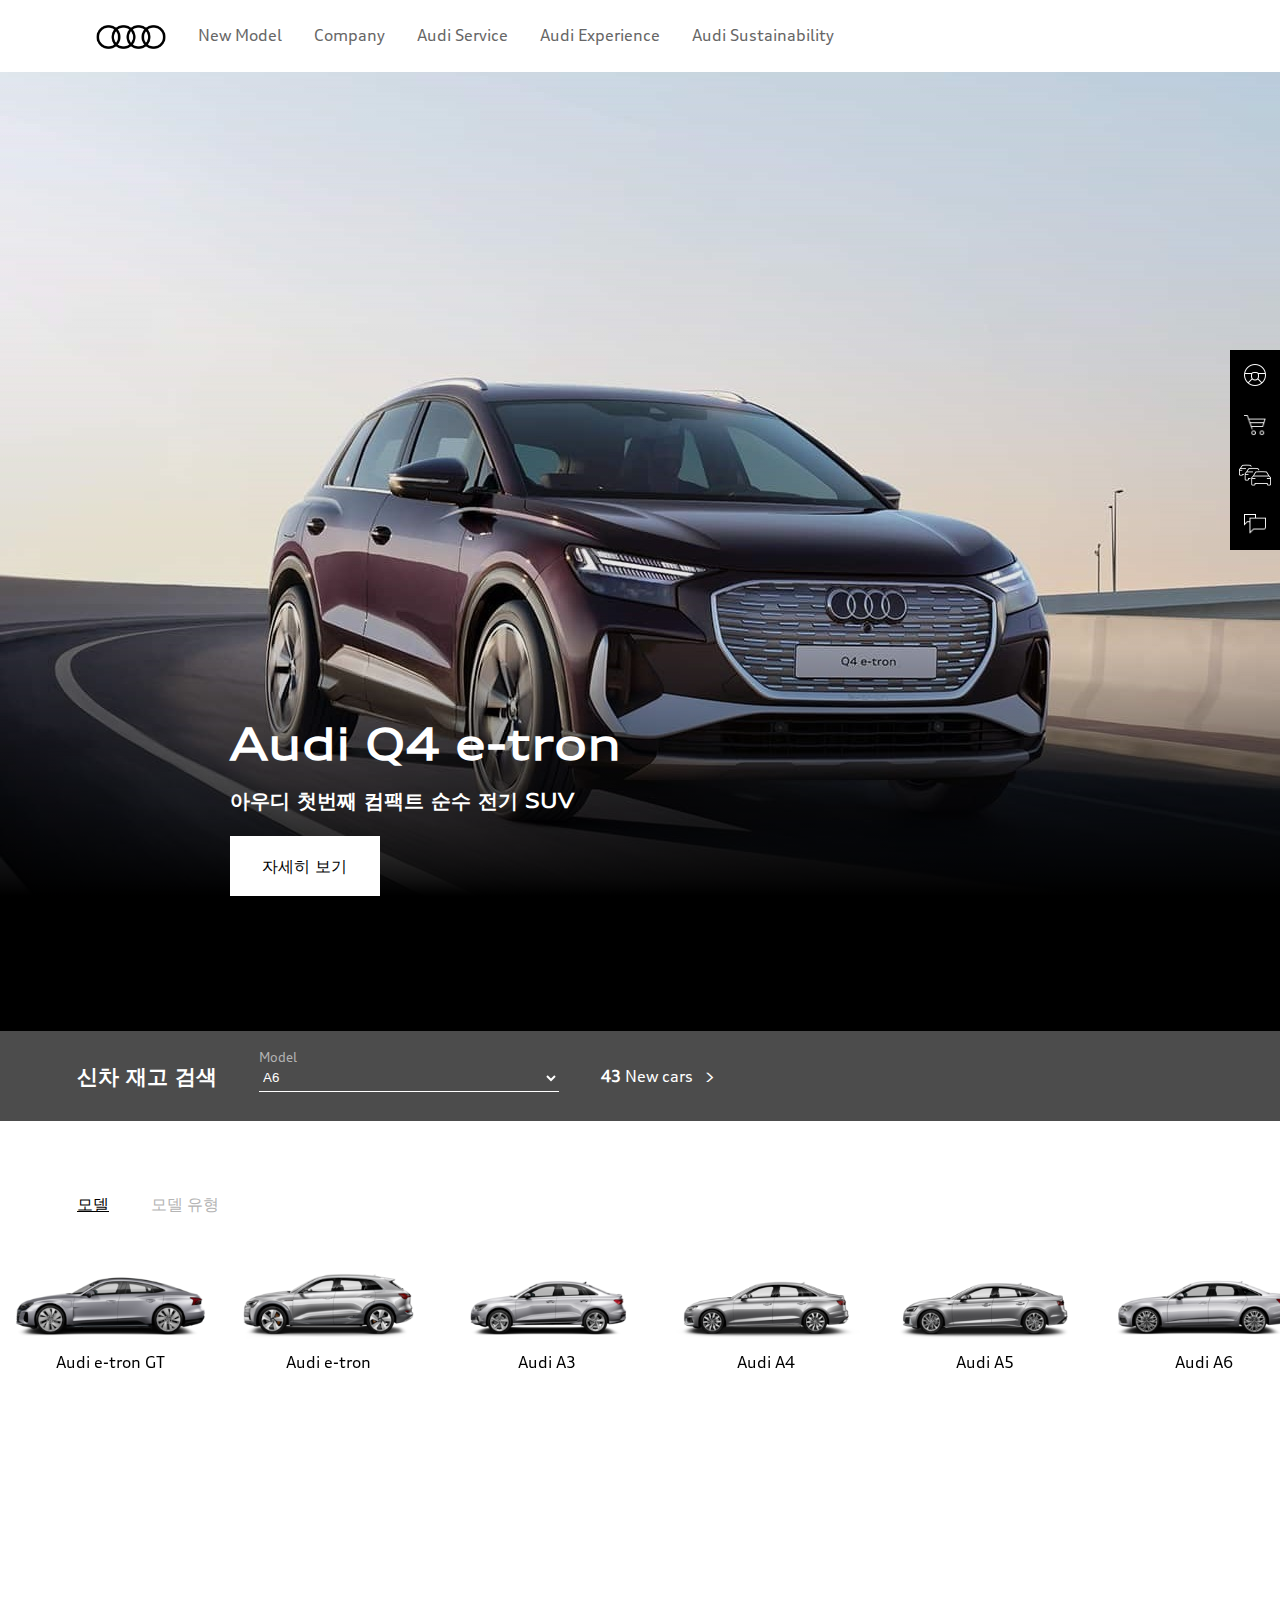
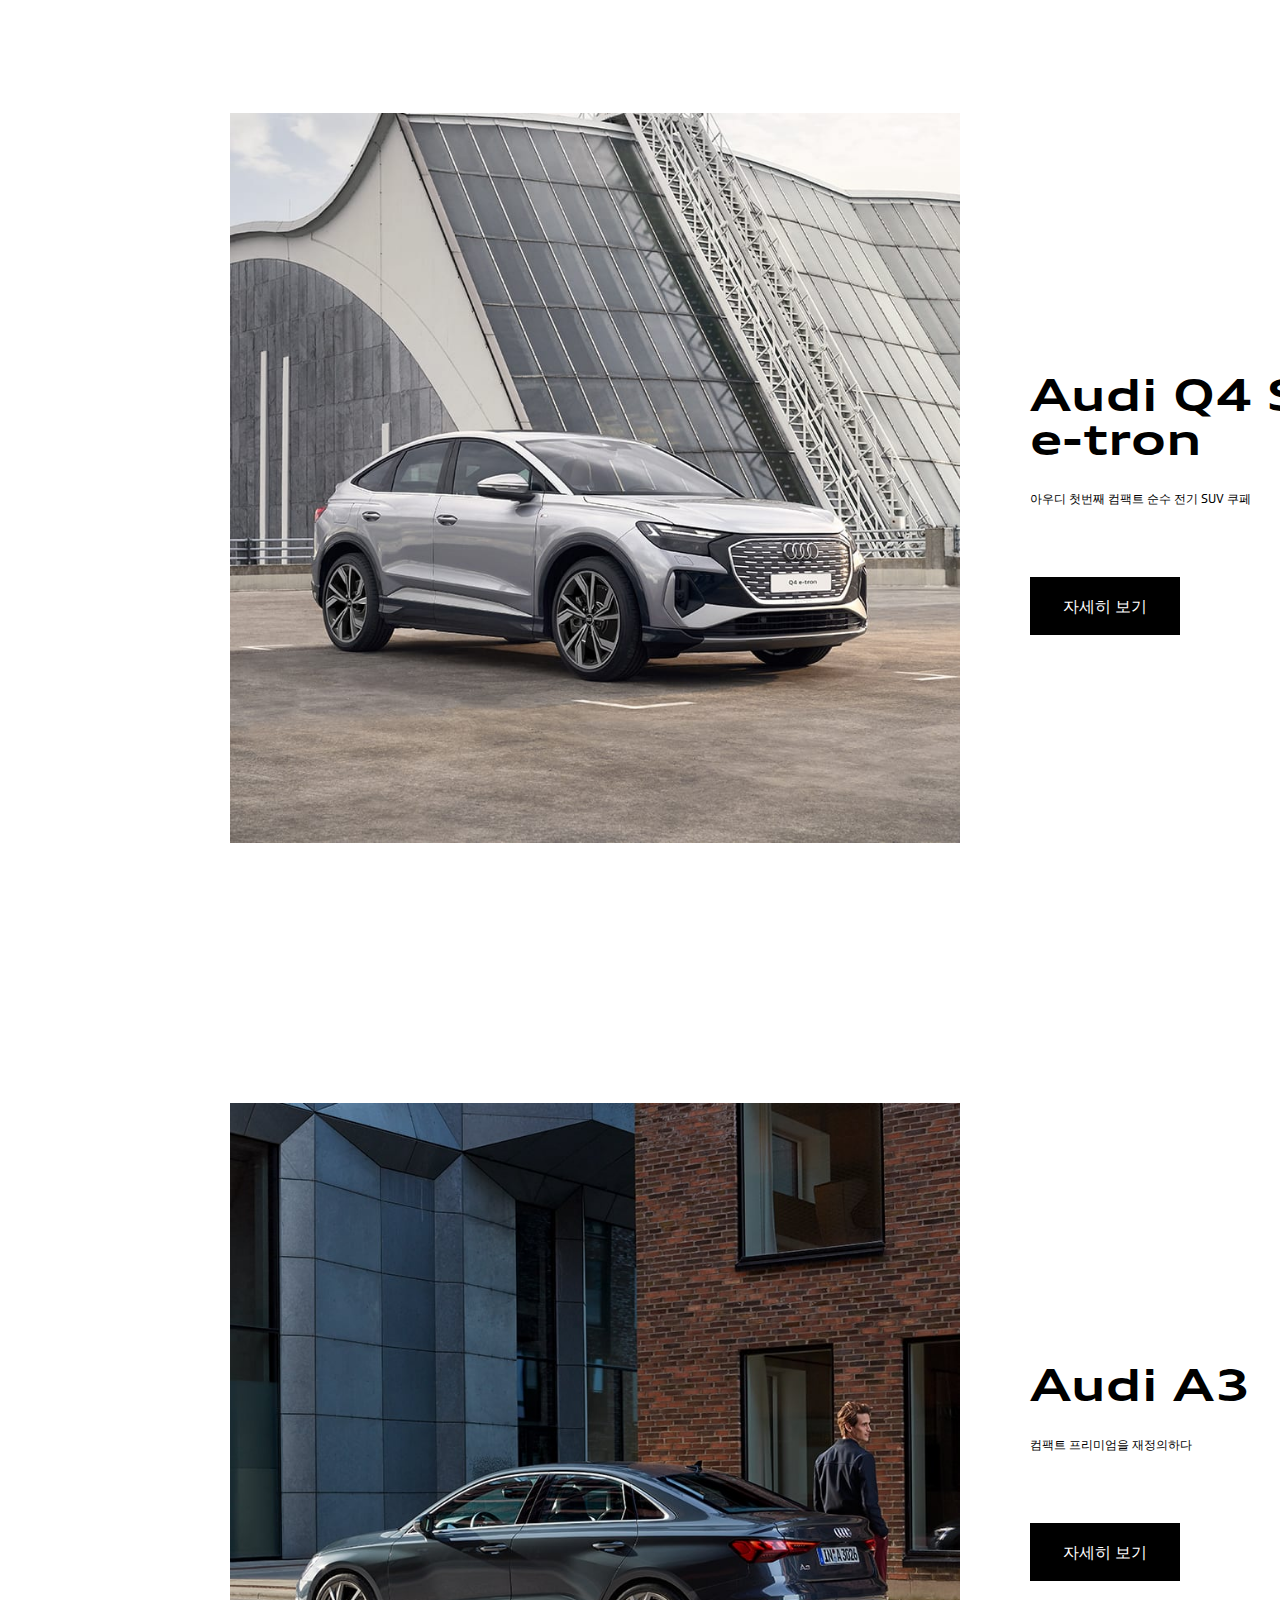
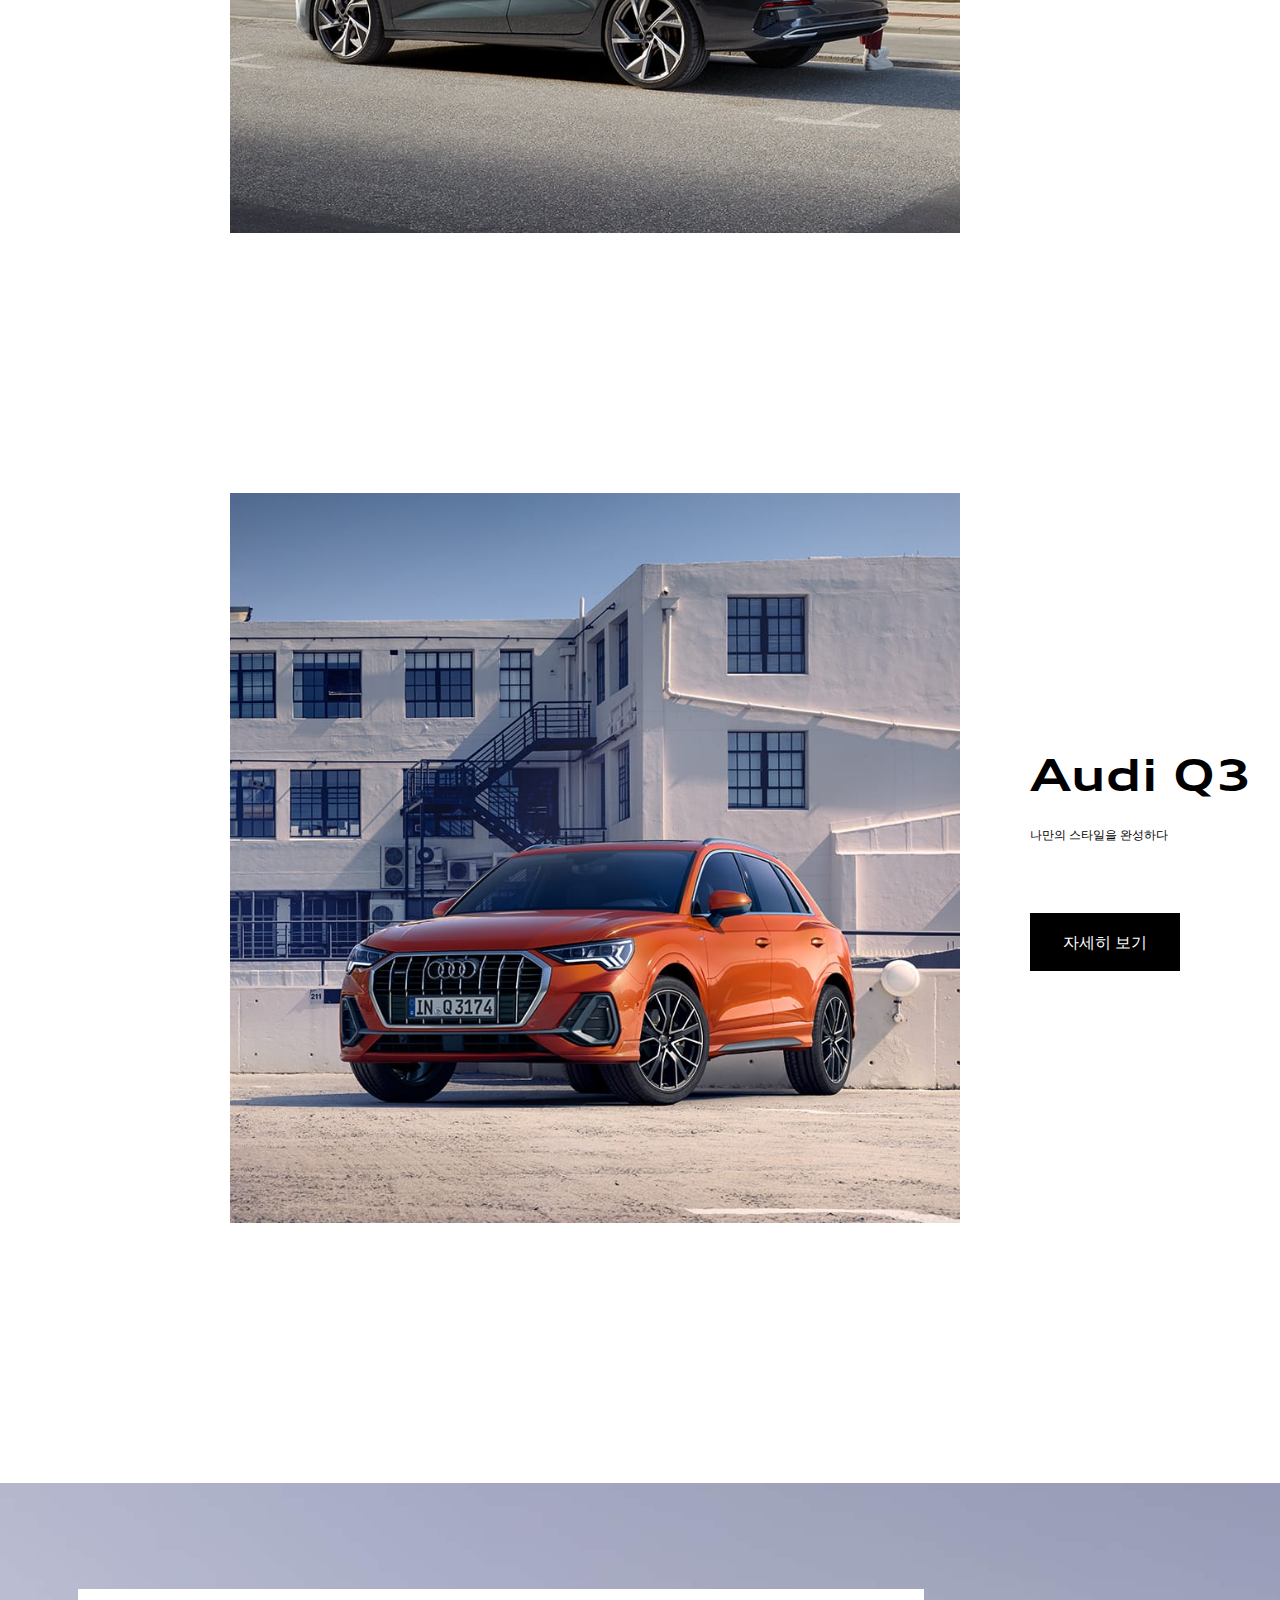
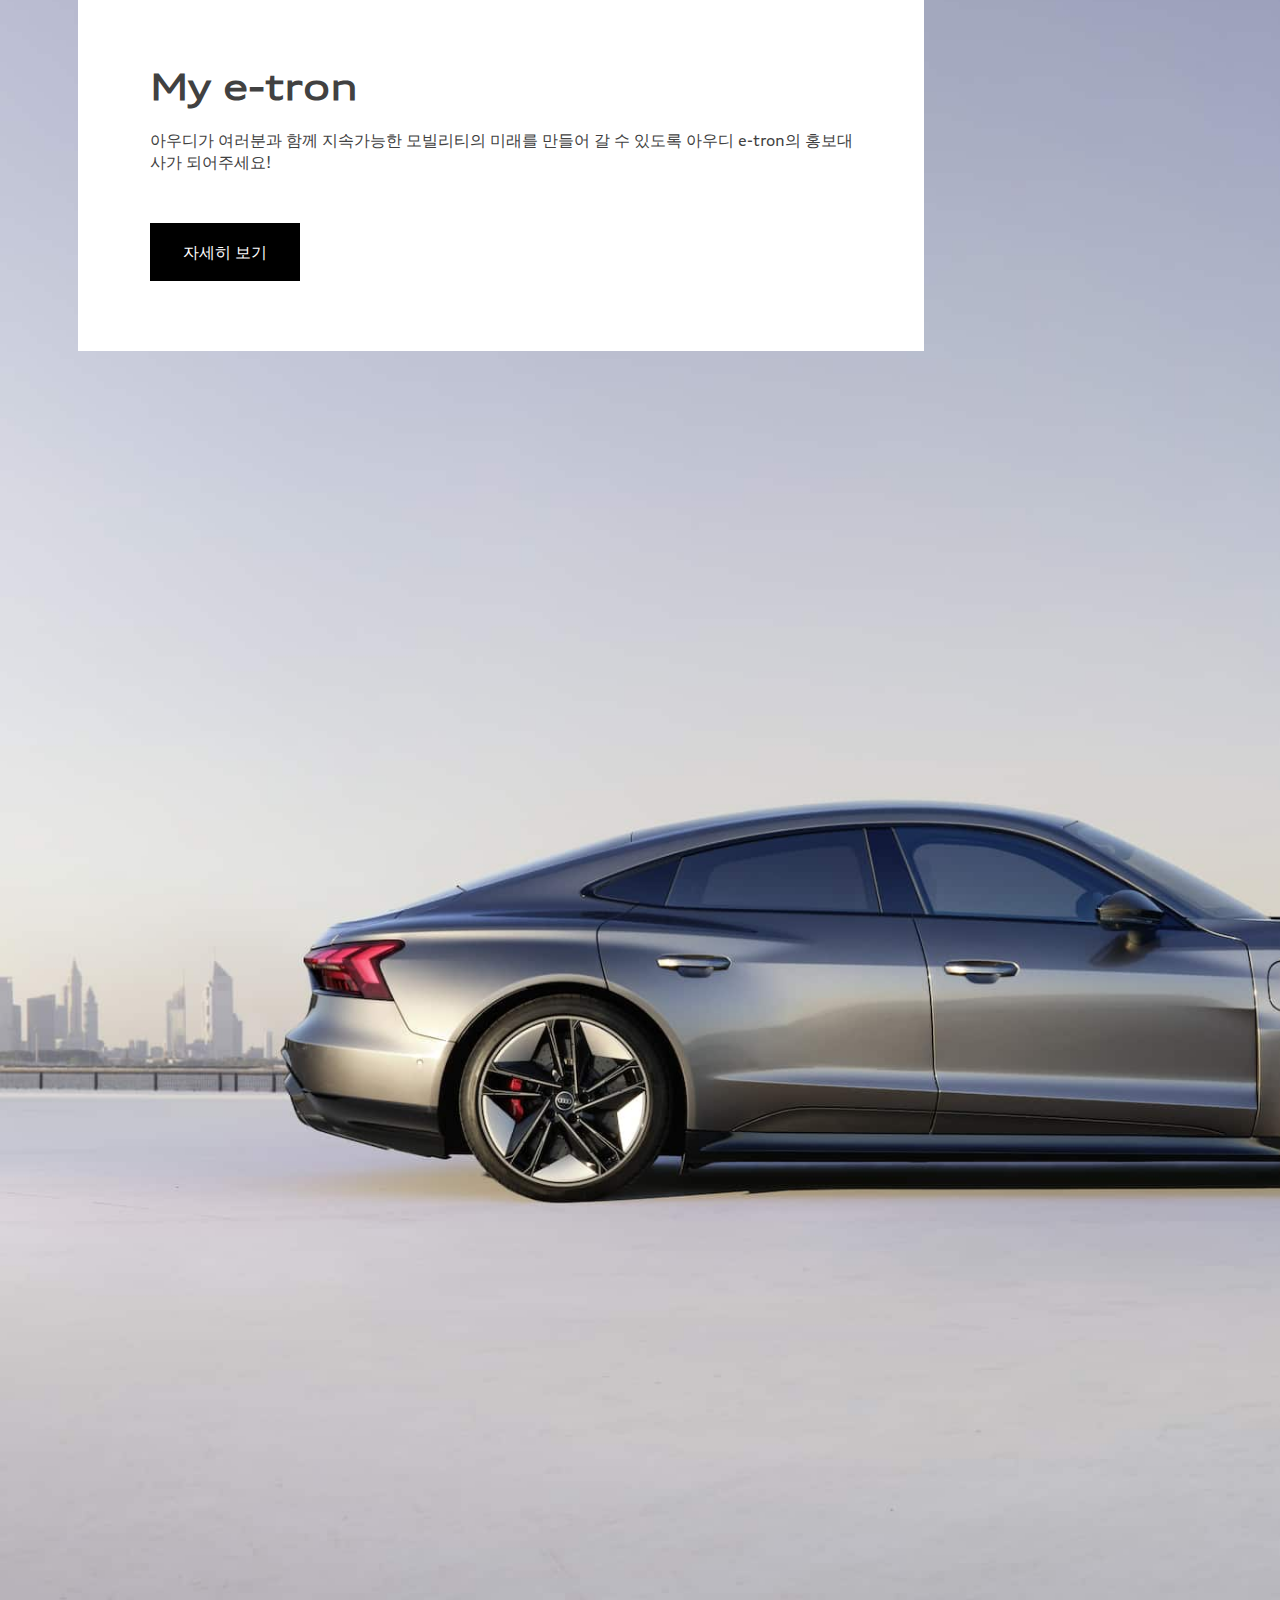
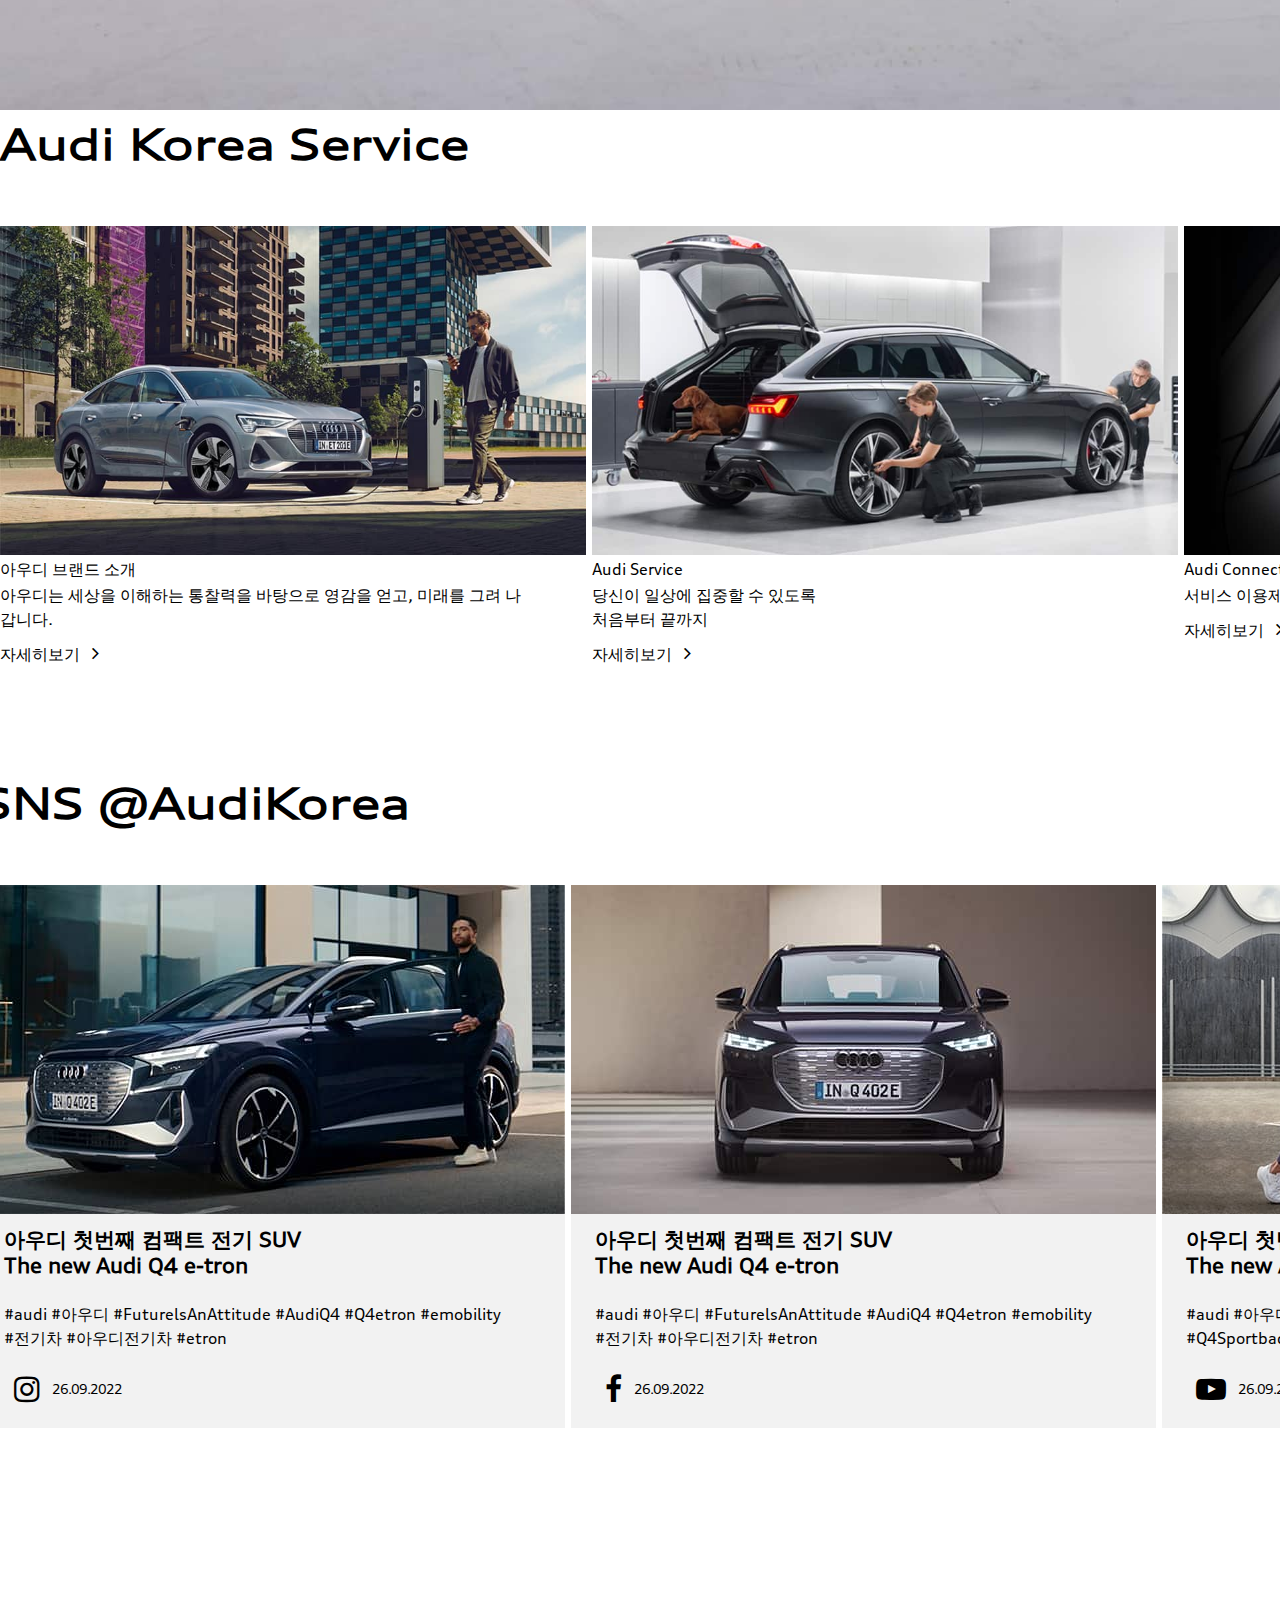
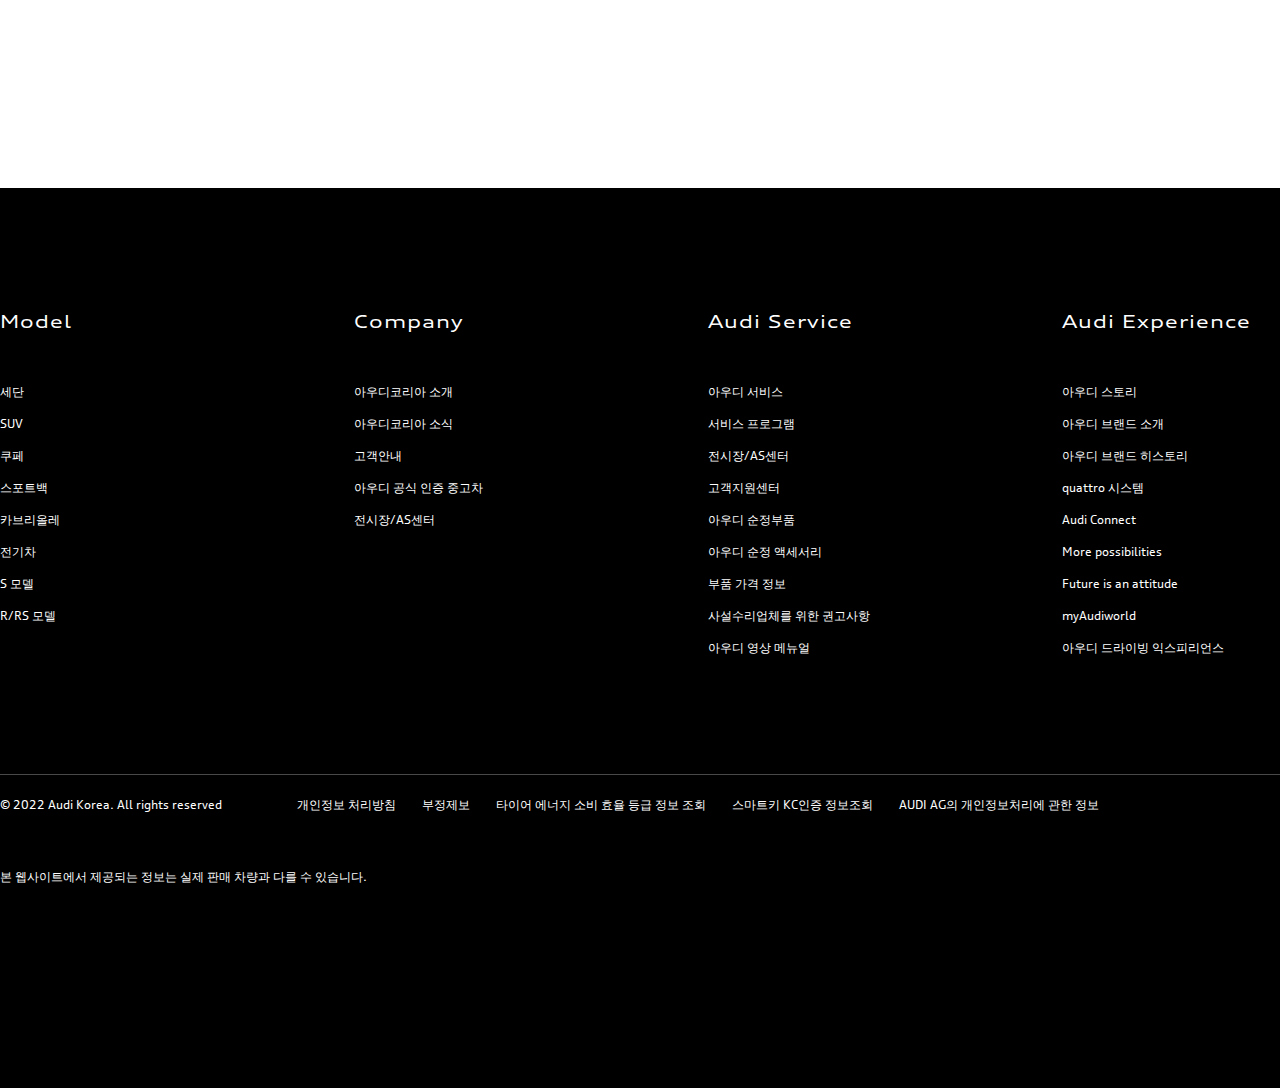
<file: index.html>
<!DOCTYPE html>
<html lang="ko">
<head>
    <meta charset="UTF-8">
    <meta http-equiv="X-UA-Compatible" content="IE=edge">
    <meta name="viewport" content="width=device-width, initial-scale=1.0">
    <meta name="description" content="Portfolio, Audi Korea, Clond Coding">
    <title>Audi KOR</title>
    <link rel="stylesheet" href="https://maxcdn.bootstrapcdn.com/font-awesome/4.7.0/css/font-awesome.min.css">
    <link rel="shortcut icon" href="./images/audi_favicon.png"> 
    <link rel="apple-touch-icon=precomposed" href="./images/audi_favicon.png"> 
    <link rel="stylesheet" href="./css/notosans_kr_CDN.css">
    <link rel="stylesheet" href="./css/reset.css">
    <link rel="stylesheet" href="./fonts/AudiType-Normal_4.03.ttf">
    <!-- 페이지 CSS -->
    <link rel="stylesheet" href="./css/audi_footer.css">
    <link rel="stylesheet" href="./css/audikorea_sns.css">
    <link rel="stylesheet" href="./css/audikorea_service_main.css">
    <link rel="stylesheet" href="./css/audi_my_etron.css">
    <link rel="stylesheet" href="./css/audi_3car_img_detail.css">
    <link rel="stylesheet" href="./css/jquery.bxslider.css">
    <link rel="stylesheet" href="./css/swiper-bundle.css">
    <link rel="stylesheet" href="./css/main_top.css">
    <link rel="stylesheet" href="./css/header.css">
    <link rel="stylesheet" href="./css/mobile_aside.css">
    <!-- JS 플러그인 파일 -->
    <script src="./js/jquery-1.12.4.min.js"></script>
    <script src="./js/jquery-3.3.1.min.js"></script>
    <script src="./js/prefixfree.min.js"></script>
    <script src="./js/jquery.bxslider.js"></script>
    <script src="./js/swiper-bundle.js"></script>
    <script src="./js/html5shiv.js"></script>
    <script src="./js/respond.src.js"></script>
    <script src="./js/jquery.scrollTo.min.js"></script>
    <script src="./js/PIE.js"></script>
    <script src="./js/mobile_footer.js"></script>
    
    <!-- 페이지 JS -->
    <script src="./js/topbtn.js"></script>
    <script src="./js/main_top.js"></script>
</head>
<body>
    <div id="full_wrap">
        <div id="mid_wrap">
            <header>
                <nav class="depth1 cf">
                    <h1 class="logo"><a href="./index.html"><img src="./images/main_logo.png" alt="HOME"></a></h1>
                        <input type="checkbox" id="menuicon">
                        <label for="menuicon">
                            <div></div>
                            <div></div>
                            <div></div>
                            <p>Menu</p>
                        </label>
                    <ul class="gnb">
                        <li><a href="./audi_newmodel/NewModel.html">New Model</a></li>
                        <li>Company<i class="fa fa-angle-right" aria-hidden="true"></i></li>
                        <li>Audi Service<i class="fa fa-angle-right" aria-hidden="true"></i></li>
                        <li>Audi Experience<i class="fa fa-angle-right" aria-hidden="true"></i></li>
                        <li>Audi Sustainability<i class="fa fa-angle-right" aria-hidden="true"></i></li>
                        <p><img src="./images/search.png" alt="검색" class="search"></p>
                    </ul>
                </nav>
                <div class="depth2">
                    <ul class="gnb2 cf">
                        <li><i class="fa fa-angle-left" aria-hidden="true"></i>COMPANY</li>
                        <li><a href="./audi_info/audi_info.html">아우디코리아 소개</a></li>
                        <li><a href="#">고객 안내</a></li>
                        <li><a href="#">전시장/AS센터</a></li>
                        <li><a href="#">아우디코리아 소식</a></li>
                        <li><a href="#">아우디 공식 인증 중고차</a></li>
                    </ul>
                    <p class="cf"><img src="./images/nav1.webp" alt="전시장 찾기" class="cf"></p>
                    <p><a href="#">전시장 찾기<i class="fa fa-angle-right" aria-hidden="true"></i></a></p>
                </div>
                <div class="depth2">
                    <ul class="gnb2">
                        <li><i class="fa fa-angle-left" aria-hidden="true"></i>Audi Service</li>
                        <li><a href="#">아우디 서비스</a></li>
                        <li><a href="./audi_center/center.html">고객지원센터</a></li>
                        <li><a href="#">부품 가격 정보</a></li>
                        <li><a href="#">서비스 프로그램</a></li>
                        <li><a href="#">아우디 순정부품</a></li>
                        <li><a href="#">사설수리업체를 위한 권고사항</a></li>
                        <li><a href="#">전시장/AS센터</a></li>
                        <li><a href="#">아우디 순정 액세서리</a></li>
                        <li><a href="#">아우디 영상 매뉴얼</a></li>
                    </ul>
                    <p><img src="./images/nav2.jpg" alt="서비스 센터"></p>
                    <p><a href="./audi_center/center.html">서비스 센터<i class="fa fa-angle-right" aria-hidden="true"></i></a></p>
                </div> 
                <div class="depth2">
                    <ul class="gnb2">
                        <li><i class="fa fa-angle-left" aria-hidden="true"></i>Audi Experience</li>
                        <li><a href="#">아우디 스토리</a></li>
                        <li><a href="#">quattro 시스템</a></li>
                        <li><a href="#">e-tron GT concept</a></li>
                        <li><a href="./audi_info/audi_info.html">아우디 브랜드 소개</a></li>
                        <li><a href="#">Audi Connect</a></li>
                        <li><a href="#">myAudiworld</a></li>
                        <li><a href="#">More possibilities</a></li>
                        <li><a href="#">아우디 브랜드 히스토리</a></li>
                        <li><a href="#">아우디 드라이빙 익스피리언스</a></li>
                    </ul>
                    <p><img src="./images/nav3.jpg" alt="Future"></p>
                    <p><a href="#">Future is an attitude<i class="fa fa-angle-right" aria-hidden="true"></i></a></p>
                </div> 
                <div class="depth2">
                    <ul class="gnb2">
                        <li><i class="fa fa-angle-left" aria-hidden="true"></i>Audi Sustainability</li>
                        <li><a href="#">전기 모빌리티</a></li>
                        <li><a href="#">플러그인 하이브리드</a></li>
                        <li><a href="./Audi_board/Audi_board_main.html">게시판</a></li>
                        <li></li>
                    </ul>
                    <p><img src="./images/nav4.jpg" alt="전기 모빌리티"></p>
                    <p><a href="#">전기 모빌리티<i class="fa fa-angle-right" aria-hidden="true"></i></a></p>
                </div>
                <!-- 검색창 -->
                <section class="gnb_search">
                    <!-- 합치면 action 링크를 name="q" 와 함께 아우디 홈페이지로 바꿀 것 -->
                    <div><i class="fa fa-angle-left" aria-hidden="true"></i></div>
                    <form action="https://www.google.com/search" method="GET">
                        <p><i class="fa fa-search" aria-hidden="true"></i></p>
                        <input name="q" id="keyword" type="text" placeholder="검색/아우디 코드" required autofocus>
                        <p><i class="fa fa-times" aria-hidden="true"></i></p>
                        <p>빠른 링크</p>
                        <ul class="search_keyword">
        <!-- 팀 프로젝트에서 제작된 링크 채울 것 -->
                            <li><a href="./audi_info/audi_info.html">company</a></li>
                            <li><a href="./audi_center/center.html">audi 고객지원센터</a></li>
                            <li><a href="./audi_newmodel/NewModel.html">audi new model</a></li>
                            <li><a href="./Audi_board/Audi_board_main.html">게시판</a></li>
                            <li><a href="#">audi sustainability</a></li>
                            <li><a href="#">audi experience</a></li>
                        </ul>
                    </form>
                </section>
                <!-- 검색창 -->
            </header>   
            <main id="main" role="main">
                <div id="main_top_wrap">
                    <!-- 메인 탑 이미지 -->
                    <article class="mainTopImg">
                        <div class="mainTopText">
                            <h2>Audi Q4 e-tron</h2>
                            <h3>아우디 첫번째 컴팩트 순수 전기 SUV</h3>
                            <div class="buttonWrap">
                                <a href="./audi_newmodel/NewModel.html">자세히 보기</a>
                            </div>
                        </div>
                    </article>
                    <div class="mainTopImgBottom"></div>
            
                    <!-- 메인 탑 폼 -->
                    <article class="mainTopForm">
                        <form action="#" method="post">
                            <fieldset>
                                <legend class="blind">신차 재고 검색</legend>
                                <div class="mainTopFormTitle">
                                    <p>신차 재고 검색</p>
                                </div>
                                <div class="mainTopFormCarList">
                                    <label for="carList" class="listContainer">
                                        <div class="carContainer">
                                            <div class="carListTitle">
                                                <span>Model</span>
                                            </div>
                                            <select id="carList">
                                                <option value="" disabled selected>A6</option>
                                                <optgroup label="Audi e-tron GT">
                                                    <option value="e-tron GT quattro">e-tron GT quattro</option>
                                                    <option value="RS e-tron GT">RS e-tron GT</option>
                                                </optgroup>
                                                <optgroup label="Audi e-tron">
                                                    <option value="e-tron">e-tron</option>
                                                    <option value="e-tron Sportback">e-tron Sportback</option>
                                                    <option value="e-tron S">e-tron S</option>
                                                    <option value="Audi e-tron S Sportback">Audi e-tron S Sportback</option>
                                                </optgroup>
                                                <optgroup label="Audi A3">
                                                    <option value="A3">A3</option>                                
                                                </optgroup>
                                                <optgroup label="Audi A4">
                                                    <option value="A4">A4</option>                                
                                                    <option value="S4">S4</option>                                
                                                </optgroup>
                                                <optgroup label="Audi A5">
                                                    <option value="A5">A5 Coupé</option>                                
                                                    <option value="A5 Sportback">A5 Sportback</option>                                
                                                    <option value="A5 Carbriolet">A5 Carbriolet</option>                                
                                                    <option value="S5 Coupé">S5 Coupé</option>                                
                                                    <option value="S5 Sportback">S5 Sportback</option>                                
                                                    <option value="RS 5 Sportback">RS 5 Sportback</option>                                
                                                </optgroup>
                                                <optgroup label="Audi A6">
                                                    <option value="A6">A6</option>                                
                                                    <option value="A6">S6</option>                                
                                                    <option value="A6">RS 6</option>                                
                                                </optgroup>
                                                <optgroup label="Audi A7">
                                                    <option value="A7">A7 Sportback</option>                                
                                                    <option value="A7">S7</option>                                
                                                    <option value="A7">RS 7 Sportback</option>                                
                                                </optgroup>
                                                <optgroup label="Audi A8">
                                                    <option value="A8">A8</option>                                
                                                    <option value="A8">A8 L</option>                                
                                                    <option value="A8">S8 L</option>                                                                        
                                                </optgroup>
                                                <optgroup label="Audi Q2">
                                                    <option value="Q2">Q2</option>                                                                        
                                                </optgroup>
                                                <optgroup label="Audi Q3">
                                                    <option value="Q3">Q3</option>                                                                        
                                                    <option value="Q3">Q3 Sportback</option>                                                                        
                                                </optgroup>
                                                <optgroup label="Audi Q5">
                                                    <option value="Q5">Q5</option>                                                                        
                                                    <option value="Q5">SQ5 TDI</option>                                                                        
                                                    <option value="Q5">Q5 Sportback</option>
                                                    <option value="Q5">SQ5 Sportback</option>
                                                </optgroup>
                                                <optgroup label="Audi Q7">
                                                    <option value="Q7">Q7</option>
                                                </optgroup>
                                                <optgroup label="Audi Q8">
                                                    <option value="Q8">Q8</option>
                                                    <option value="Q8">RS Q8</option>
                                                </optgroup>
                                                <optgroup label="Audi R8">
                                                    <option value="R8">R8</option>
                                                </optgroup>
                                            </select>
                                        </div>
                                    </label>
                                </div>
                                <div class="newCarNum">
                                    <p><span>43</span> New cars&nbsp;&nbsp;&nbsp;></p>
                                </div>
                            </fieldset>
                        </form> 
                    </article>
            
                    <!-- 모델 -->
                    <article class="mainTopContent">
                        <div class="mainTopContentMenu">
                            <ul id="mainTopContentMenu">
                                <li><a href="javascript:;" class="top_content_wrap0">모델</a></li>
                                <li class="no_mr"><a href="javascript:;" class="top_content_wrap1">모델 유형</a></li>
                            </ul>
                        </div>
                        <!-- 모델 리스트 -->
                        <div class="swiper-container">
                            <ul class="swiper-wrapper tab_main_content_00" id="top_content_list_container">
                                <li class="top_content_list_01 swiper-slide slide1">
                                    <a href="#mainTopContentMenu" onclick="top_content_menu(0);">
                                        <div class="top_content_imgBox">
                                            <img src="./images/topList/01.png" alt="Audi e-tron GT">
                                            <p>Audi e-tron GT</p>
                                        </div>
                                    </a>
                                </li>
                                <li class="top_content_list_02 swiper-slide">
                                    <a href="#mainTopContentMenu" onclick="top_content_menu(1);">
                                        <div class="top_content_imgBox">
                                            <img src="./images/topList/02.png" alt="Audi e-tron">
                                            <p>Audi e-tron</p>
                                        </div>
                                    </a>                        
                                </li>
                                <li class="top_content_list_03 swiper-slide">
                                    <a href="#mainTopContentMenu" onclick="top_content_menu(2);">
                                        <div class="top_content_imgBox">
                                            <img src="./images/topList/03.png" alt="Audi A3">
                                            <p>Audi A3</p>
                                        </div>
                                    </a>                        
                                </li>
                                <li class="top_content_list_04 swiper-slide">
                                    <a href="#mainTopContentMenu" onclick="top_content_menu(3);">
                                        <div class="top_content_imgBox">
                                            <img src="./images/topList/04.png" alt="Audi A4">
                                            <p>Audi A4</p>
                                        </div>
                                    </a>                        
                                </li>
                                <li class="top_content_list_05 swiper-slide">
                                    <a href="#mainTopContentMenu" onclick="top_content_menu(4);">
                                        <div class="top_content_imgBox">
                                            <img src="./images/topList/05.png" alt="Audi A5">
                                            <p>Audi A5</p>
                                        </div>
                                    </a>                        
                                </li>
                                <li class="top_content_list_06 swiper-slide">
                                    <a href="#mainTopContentMenu" onclick="top_content_menu(5);">
                                        <div class="top_content_imgBox">
                                            <img src="./images/topList/06.png" alt="Audi A6">
                                            <p>Audi A6</p>
                                        </div>
                                    </a>                        
                                </li>
                                <li class="top_content_list_07 swiper-slide">
                                    <a href="#mainTopContentMenu" onclick="top_content_menu(6);">
                                        <div class="top_content_imgBox">
                                            <img src="./images/topList/07.png" alt="Audi A7">
                                            <p>Audi A7</p>
                                        </div>
                                    </a>                        
                                </li>
                                <li class="top_content_list_08 swiper-slide">
                                    <a href="#mainTopContentMenu" onclick="top_content_menu(7);">
                                        <div class="top_content_imgBox">
                                            <img src="./images/topList/08.png" alt="Audi A8">
                                            <p>Audi A8</p>
                                        </div>
                                    </a>                        
                                </li>
                                <li class="top_content_list_09 swiper-slide">
                                    <a href="#mainTopContentMenu" onclick="top_content_menu(8);">
                                        <div class="top_content_imgBox">
                                            <img src="./images/topList/09.png" alt="Audi Q2">
                                            <p>Audi Q2</p>
                                        </div>
                                    </a>                        
                                </li>
                                <li class="top_content_list_10 swiper-slide">
                                    <a href="#mainTopContentMenu" onclick="top_content_menu(9);">
                                        <div class="top_content_imgBox">
                                            <img src="./images/topList/10.png" alt="Audi Q3">
                                            <p>Audi Q3</p>
                                        </div>
                                    </a>                        
                                </li>
                                <li class="top_content_list_11 swiper-slide">
                                    <a href="#mainTopContentMenu" onclick="top_content_menu(10);">
                                        <div class="top_content_imgBox">
                                            <img src="./images/topList/11.png" alt="Audi Q4">
                                            <p>Audi Q4</p>
                                        </div>
                                    </a>                        
                                </li>
                                <li class="top_content_list_12 swiper-slide">
                                    <a href="#mainTopContentMenu" onclick="top_content_menu(11);">
                                        <div class="top_content_imgBox">
                                            <img src="./images/topList/12.png" alt="Audi Q5">
                                            <p>Audi Q5</p>
                                        </div>
                                    </a>                        
                                </li>
                                <li class="top_content_list_13 swiper-slide">
                                    <a href="#mainTopContentMenu" onclick="top_content_menu(12);">
                                        <div class="top_content_imgBox">
                                            <img src="./images/topList/13.png" alt="Audi Q7">
                                            <p>Audi Q7</p>
                                        </div>
                                    </a>                        
                                </li>
                                <li class="top_content_list_14  swiper-slide">
                                    <a href="#mainTopContentMenu" onclick="top_content_menu(13);">
                                        <div class="top_content_imgBox">
                                            <img src="./images/topList/14.png" alt="Audi Q8">
                                            <p>Audi Q8</p>
                                        </div>
                                    </a>                        
                                </li>
                                <li class="top_content_list_15  swiper-slide">
                                    <a href="#mainTopContentMenu" onclick="top_content_menu(14);">
                                        <div class="top_content_imgBox">
                                            <img src="./images/topList/15.png" alt="Audi R8">
                                            <p>Audi R8</p>
                                        </div>
                                    </a>                        
                                </li>
                            </ul>
                        </div>
            
                        <!-- 모델 유형 리스트 -->
                        <div class="swiper-container">
                            <ul class="swiper-wrapper tab_main_content_01" id="top_content_list_container">
                                <li class="top_content_list_01 swiper-slide slide1">
                                    <a href="javascript:;" onclick="top_content_menu(0);">
                                        <div class="top_content_imgBox">
                                            <img src="./images/ModelList/01.png" alt="스포트백">
                                            <p>스포트백</p>
                                        </div>
                                    </a>
                                </li>
                                <li class="top_content_list_02 swiper-slide">
                                    <a href="javascript:;" onclick="top_content_menu(1);">
                                        <div class="top_content_imgBox">
                                            <img src="./images/ModelList/02.png" alt="SUV">
                                            <p>SUV</p>
                                        </div>
                                    </a>                        
                                </li>
                                <li class="top_content_list_03 swiper-slide">
                                    <a href="javascript:;" onclick="top_content_menu(2);">
                                        <div class="top_content_imgBox">
                                            <img src="./images/ModelList/03.png" alt="세단">
                                            <p>세단</p>
                                        </div>
                                    </a>                        
                                </li>
                                <li class="top_content_list_04 swiper-slide">
                                    <a href="javascript:;" onclick="top_content_menu(3);">
                                        <div class="top_content_imgBox">
                                            <img src="./images/ModelList/04.png" alt="쿠페">
                                            <p>쿠페</p>
                                        </div>
                                    </a>                        
                                </li>
                                <li class="top_content_list_05 swiper-slide">
                                    <a href="javascript:;" onclick="top_content_menu(4);">
                                        <div class="top_content_imgBox">
                                            <img src="./images/ModelList/05.png" alt="카브리올레">
                                            <p>카브리올레</p>
                                        </div>
                                    </a>                        
                                </li>
                            </ul>
                        </div>
                        
                        
                        <!-- 스와이퍼 버튼 -->
                        <!-- <div class="swiper-button-next"></div>
                        <div class="swiper-button-prev"></div> -->
            
                        <!-- 모델 서브메뉴 -->
                        <div>
                            <div class="top_content_submenu_wrap submenu00">
                                <div class="content_submenu_x_button"><p>×</p></div>
                                <h3>Audi e-tron GT</h3>
                                <div class="top_content_submenu">
                                    <a href="#">
                                        <div class="top_content_imgBox">
                                            <img src="./images/topList/01-1.png" alt="e-tron GT quattro">
                                            <p>e-tron GT quattro</p>
                                        </div>
                                    </a>
                                    <a href="#">
                                        <div class="top_content_imgBox">
                                            <img src="./images/topList/01-2.png" alt="RS e-tron GT">
                                            <p>RS e-tron GT</p>
                                        </div>
                                    </a>
                                </div>
                            </div>
                            <div class="top_content_submenu_wrap submenu01">
                                <div class="content_submenu_x_button"><p>×</p></div>
                                <h3>Audi e-tron</h3>
                                <div class="top_content_submenu">
                                    <a href="#">
                                        <div class="top_content_imgBox">
                                            <img src="./images/topList/02-1.png" alt="e-tron">
                                            <p>e-tron</p>
                                        </div>
                                    </a>
                                    <a href="#">
                                        <div class="top_content_imgBox">
                                            <img src="./images/topList/02-2.png" alt="e-tron Sportback">
                                            <p>e-tron Sportback</p>
                                        </div>
                                    </a>
                                    <a href="#">
                                        <div class="top_content_imgBox">
                                            <img src="./images/topList/02-3.png" alt="e-tron S">
                                            <p>e-tron S</p>
                                        </div>
                                    </a>
                                    <a href="#">
                                        <div class="top_content_imgBox">
                                            <img src="./images/topList/02-4.png" alt="e-tron S Sportback">
                                            <p>e-tron S Sportback</p>
                                        </div>
                                    </a>
                                </div>
                            </div>
                            <div class="top_content_submenu_wrap submenu02">
                                <div class="content_submenu_x_button"><p>×</p></div>
                                <h3>Audi A3</h3>
                                <div class="top_content_submenu">
                                    <a href="#">
                                        <div class="top_content_imgBox">
                                            <img src="./images/topList/03-1.png" alt="A3">
                                            <p>A3</p>
                                        </div>
                                    </a>                                
                                </div>
                            </div>
                            <div class="top_content_submenu_wrap submenu03">
                                <div class="content_submenu_x_button"><p>×</p></div>
                                <h3>Audi A4</h3>
                                <div class="top_content_submenu">
                                    <a href="#">
                                        <div class="top_content_imgBox">
                                            <img src="./images/topList/04-1.png" alt="A4">
                                            <p>A4</p>
                                        </div>
                                    </a>                                
                                    <a href="#">
                                        <div class="top_content_imgBox">
                                            <img src="./images/topList/04-2.png" alt="S4">
                                            <p>S4</p>
                                        </div>
                                    </a>                                
                                </div>
                            </div>
                            <div class="top_content_submenu_wrap submenu04">
                                <div class="content_submenu_x_button"><p>×</p></div>
                                <h3>Audi A5</h3>
                                <div class="top_content_submenu">
                                    <a href="#">
                                        <div class="top_content_imgBox">
                                            <img src="./images/topList/05-1.png" alt="A5 Coupé">
                                            <p>A5 Coupé</p>
                                        </div>
                                    </a>                                
                                    <a href="#">
                                        <div class="top_content_imgBox">
                                            <img src="./images/topList/05-2.png" alt="A5 Sportback">
                                            <p>A5 Sportback</p>
                                        </div>
                                    </a>                                
                                    <a href="#">
                                        <div class="top_content_imgBox">
                                            <img src="./images/topList/05-3.png" alt="A5 Carbriolet">
                                            <p>A5 Carbriolet</p>
                                        </div>
                                    </a>                                
                                    <a href="#">
                                        <div class="top_content_imgBox">
                                            <img src="./images/topList/05-4.png" alt="S5 Coupé">
                                            <p>S5 Coupé</p>
                                        </div>
                                    </a>                                
                                    <a href="#">
                                        <div class="top_content_imgBox">
                                            <img src="./images/topList/05-5.png" alt="S5 Sportback">
                                            <p>S5 Sportback</p>
                                        </div>
                                    </a>                                
                                    <a href="#">
                                        <div class="top_content_imgBox">
                                            <img src="./images/topList/05-6.png" alt="RS5 Sportback">
                                            <p>RS5 Sportback</p>
                                        </div>
                                    </a>                                
                                </div>
                            </div>
                            <div class="top_content_submenu_wrap submenu05">
                                <div class="content_submenu_x_button"><p>×</p></div>
                                <h3>Audi A6</h3>
                                <div class="top_content_submenu">
                                    <a href="#">
                                        <div class="top_content_imgBox">
                                            <img src="./images/topList/06-1.png" alt="A6">
                                            <p>A6</p>
                                        </div>
                                    </a>                                
                                    <a href="#">
                                        <div class="top_content_imgBox">
                                            <img src="./images/topList/06-2.png" alt="A6">
                                            <p>S6</p>
                                        </div>
                                    </a>                                
                                    <a href="#">
                                        <div class="top_content_imgBox">
                                            <img src="./images/topList/06-3.png" alt="A6">
                                            <p>RS6</p>
                                        </div>
                                    </a>                                
                                </div>
                            </div>
                            <div class="top_content_submenu_wrap submenu06">
                                <div class="content_submenu_x_button"><p>×</p></div>
                                <h3>Audi A7</h3>
                                <div class="top_content_submenu">
                                    <a href="#">
                                        <div class="top_content_imgBox">
                                            <img src="./images/topList/07-1.png" alt="A7">
                                            <p>A7 Sportback</p>
                                        </div>
                                    </a>                                
                                    <a href="#">
                                        <div class="top_content_imgBox">
                                            <img src="./images/topList/07-2.png" alt="A7">
                                            <p>S7</p>
                                        </div>
                                    </a>                                
                                    <a href="#">
                                        <div class="top_content_imgBox">
                                            <img src="./images/topList/07-3.png" alt="A7">
                                            <p>RS7 Sportback</p>
                                        </div>
                                    </a>                                
                                </div>
                            </div>
                            <div class="top_content_submenu_wrap submenu07">
                                <div class="content_submenu_x_button"><p>×</p></div>
                                <h3>Audi A8</h3>
                                <div class="top_content_submenu">
                                    <a href="#">
                                        <div class="top_content_imgBox">
                                            <img src="./images/topList/08-1.png" alt="A8">
                                            <p>A8</p>
                                        </div>
                                    </a>                                
                                    <a href="#">
                                        <div class="top_content_imgBox">
                                            <img src="./images/topList/08-2.png" alt="A8">
                                            <p>A8 L</p>
                                        </div>
                                    </a>                                
                                    <a href="#">
                                        <div class="top_content_imgBox">
                                            <img src="./images/topList/08-3.png" alt="A8">
                                            <p>S8 L</p>
                                        </div>
                                    </a>                                
                                </div>
                            </div>
                            <div class="top_content_submenu_wrap submenu08">
                                <div class="content_submenu_x_button"><p>×</p></div>
                                <h3>Audi Q2</h3>
                                <div class="top_content_submenu">
                                    <a href="#">
                                        <div class="top_content_imgBox">
                                            <img src="./images/topList/09-1.png" alt="Q2">
                                            <p>Q2</p>
                                        </div>
                                    </a>
                                </div>
                            </div>
                            <div class="top_content_submenu_wrap submenu09">
                                <div class="content_submenu_x_button"><p>×</p></div>
                                <h3>Audi Q3</h3>
                                <div class="top_content_submenu">
                                    <a href="#">
                                        <div class="top_content_imgBox">
                                            <img src="./images/topList/10-1.png" alt="Q3">
                                            <p>Q3</p>
                                        </div>
                                    </a>
                                    <a href="#">
                                        <div class="top_content_imgBox">
                                            <img src="./images/topList/10-2.png" alt="Q3">
                                            <p>Q3 Sportback</p>
                                        </div>
                                    </a>
                                </div>
                            </div>
                            <div class="top_content_submenu_wrap submenu010">
                                <div class="content_submenu_x_button"><p>×</p></div>
                                <h3>Audi Q4</h3>
                                <div class="top_content_submenu">
                                    <a href="#">
                                        <div class="top_content_imgBox">
                                            <img src="./images/topList/11-1.png" alt="Q4">
                                            <p>Q4 e-tron</p>
                                        </div>
                                    </a>
                                    <a href="#">
                                        <div class="top_content_imgBox">
                                            <img src="./images/topList/11-2.png" alt="Q4">
                                            <p>Q4 Sportback e-tron</p>
                                        </div>
                                    </a>
                                </div>
                            </div>
                            <div class="top_content_submenu_wrap submenu011">
                                <div class="content_submenu_x_button"><p>×</p></div>
                                <h3>Audi Q5</h3>
                                <div class="top_content_submenu">
                                    <a href="#">
                                        <div class="top_content_imgBox">
                                            <img src="./images/topList/12-1.png" alt="Q5">
                                            <p>Q5</p>
                                        </div>
                                    </a>
                                    <a href="#">
                                        <div class="top_content_imgBox">
                                            <img src="./images/topList/12-2.png" alt="Q5">
                                            <p>SQ5</p>
                                        </div>
                                    </a>
                                    <a href="#">
                                        <div class="top_content_imgBox">
                                            <img src="./images/topList/12-3.png" alt="Q5">
                                            <p>Q5 Sportback</p>
                                        </div>
                                    </a>
                                    <a href="#">
                                        <div class="top_content_imgBox">
                                            <img src="./images/topList/12-4.png" alt="Q5">
                                            <p>SQ5 Sportback</p>
                                        </div>
                                    </a>
                                </div>
                            </div>
                            <div class="top_content_submenu_wrap submenu012">
                                <div class="content_submenu_x_button"><p>×</p></div>
                                <h3>Audi Q7</h3>
                                <div class="top_content_submenu">
                                    <a href="#">
                                        <div class="top_content_imgBox">
                                            <img src="./images/topList/13-1.png" alt="Q7">
                                            <p>Q7</p>
                                        </div>
                                    </a>
                                </div>
                            </div>
                            <div class="top_content_submenu_wrap submenu013">
                                <div class="content_submenu_x_button"><p>×</p></div>
                                <h3>Audi Q8</h3>
                                <div class="top_content_submenu">
                                    <a href="#">
                                        <div class="top_content_imgBox">
                                            <img src="./images/topList/14-1.png" alt="Q8">
                                            <p>Q8</p>
                                        </div>
                                    </a>
                                    <a href="#">
                                        <div class="top_content_imgBox">
                                            <img src="./images/topList/14-2.png" alt="Q8">
                                            <p>RS Q8</p>
                                        </div>
                                    </a>
                                </div>
                            </div>
                            <div class="top_content_submenu_wrap submenu014">
                                <div class="content_submenu_x_button"><p>×</p></div>
                                <h3>Audi R8</h3>
                                <div class="top_content_submenu">
                                    <a href="#">
                                        <div class="top_content_imgBox">
                                            <img src="./images/topList/15-1.png" alt="R8">
                                            <p>R8</p>
                                        </div>
                                    </a>
                                </div>
                            </div>
                        </div>
                    </article>
                </div>
                <!-- main_Car_detail_x3 -->
                <div class="car_img_detailx3 cf">
                    <div class="car_img_detailx3_box cf">
                        <div class="main_audi_q4 cf">
                            <img src="./images/audiQ4.jpg" alt="Q4_img">
                            <div>
                                <h3>Audi Q4 Sportsback e-tron</h3>
                                <p>아우디 첫번째 컴팩트 순수 전기 SUV 쿠페</p>
                                <a href="#"><span>자세히 보기</span></a>
                            </div>
                        </div>
                        <div class="main_audi_a3 cf">
                            <img src="./images/audiA3.jpg" alt="A3_img">
                            <div>
                                <h3>Audi A3</h3>
                                <p>컴팩트 프리미엄을 재정의하다</p>
                                <a href="#"><span>자세히 보기</span></a>
                            </div>
                        </div>
                        <div class="main_audi_q3 cf">
                            <img src="./images/audiQ3.jpg" alt="Q3_img">
                            <div>
                                <h3>Audi Q3</h3>
                                <p>나만의 스타일을 완성하다</p>
                                <a href="#"><span>자세히 보기</span></a>
                            </div>
                        </div>
                    </div>
                </div>
                <!-- /main_Car_detail_x3 -->
                <!-- main_my_etron -->
                <div class="main_my_etron">
                    <div class="main_my_etron_position">
                        <h3>My e-tron</h3>
                        <p>
                            아우디가 여러분과 함께 지속가능한 모빌리티의 미래를 만들어 갈 수 있도록 아우디 e-tron의 홍보대 <br>
                            사가 되어주세요!
                        </p>
                        <a href="#"><span>자세히 보기</span></a>
                    </div>
                    <img src="./images/main_my_etron.jpg" alt="main_etron">
                </div>
                <!-- /main_my_etron -->
                <!-- main_Audikorea_Service -->
                <div class="audikorea_service">
                    <div class="safe_w1770">
                        <h3>Audi Korea Service</h3>
                        <div class="audikorea_service_flex">
                            <div>
                                <img src="./images/main_service_1.jpg" alt="인스타게시물">
                                <p>
                                    아우디 브랜드 소개
                                </p>
                                <p>
                                    아우디는 세상을 이해하는 통찰력을 바탕으로 영감을 얻고, 미래를 그려
                                    나갑니다.
                                </p>
                                <p>
                                    <a href="#"><span>자세히보기&nbsp;&nbsp;&nbsp;</span><i class="fa fa-angle-right" aria-hidden="true"></i></a>
                                </p>
                            </div>
                            <div>
                                <img src="./images/main_service_2.jpg" alt="페이스북게시물">
                                <p>
                                    Audi Service
                                </p>
                                <p>
                                    당신이 일상에 집중할 수 있도록 <br>
                                    처음부터 끝까지
                                </p>
                                <p>
                                    <a href="#"><span>자세히보기&nbsp;&nbsp;&nbsp;</span><i class="fa fa-angle-right" aria-hidden="true"></i></a>
                                </p>
                            </div>
                            <div>
                                <img src="./images/main_service_3.jpg" alt="유튜브게시물">
                                <p>
                                    Audi Connect
                                </p>
                                <p>
                                    서비스 이용제한 안내
                                </p>
                                <p>
                                    <a href="#"><span>자세히보기&nbsp;&nbsp;&nbsp;</span><a href="#"><i class="fa fa-angle-right" aria-hidden="true"></i></a>
                                </p>
                            </div>
                        </div>
                    </div>
                </div>
                <!-- /main_Audikorea_service -->
                <!-- main_Audikorea_SNS -->
                <div class="audikorea_sns">
                    <div class="safe_w1728">
                        <h3>SNS &commat;AudiKorea</h3>
                        <div class="audikorea_sns_flex">
                            <div>
                                <a href="https://youtu.be/0doVGPw6rLs">
                                    <img src="./images/insta_1.jpg" alt="인스타게시물">
                                    <p>
                                        아우디 첫번째 컴팩트 전기 SUV <br>
                                        The new Audi Q4 e-tron
                                    </p>
                                    <p>
                                        &num;audi &num;아우디 &num;FuturelsAnAttitude &num;AudiQ4 &num;Q4etron &num;emobility <br>
                                        &num;전기차 &num;아우디전기차 &num;etron
                                    </p>
                                    <p class="audi_sns_icons">
                                        <i class="fa fa-instagram" aria-hidden="true"></i> <span>26.09.2022</span>
                                    </p>
                                </a>
                            </div>
                            <div>
                                <a href="https://youtu.be/DgV9RH1H6PU">
                                    <img src="./images/facebook_1.jpg" alt="페이스북게시물">
                                    <p>
                                        아우디 첫번째 컴팩트 전기 SUV <br>
                                        The new Audi Q4 e-tron
                                    </p>
                                    <p>
                                        &num;audi &num;아우디 &num;FuturelsAnAttitude &num;AudiQ4 &num;Q4etron &num;emobility <br>
                                        &num;전기차 &num;아우디전기차 &num;etron
                                    </p>
                                    <p class="audi_sns_icons">
                                        <i class="fa fa-facebook" aria-hidden="true"></i> <span>26.09.2022</span>
                                    </p>
                                </a>
                            </div>
                            <div>
                                <a href="https://youtu.be/RVy5CWYRqEc">
                                    <img src="./images/youtube_3.jpg" alt="유튜브게시물">
                                    <p>
                                        아우디 첫번째 컴팩트 전기 SUV 쿠페 <br>
                                        The new Audi Q4 Sportback e-tron
                                    </p>
                                    <p>
                                        &num;audi &num;아우디 &num;FuturelsAnAttitude &num;AudiQ4 &num;Q4etron <br>
                                        &num;Q4Sportbacketron &num;emobility &num;전기차 &num;아우디전기차 &num;etron
                                    </p>
                                    <p class="audi_sns_icons">
                                        <i class="fa fa-youtube-play" aria-hidden="true"></i> <span>26.09.2022</span>
                                    </p>
                                </a>
                            </div>
                        </div>
                    </div>
                </div>
                <!-- /main_Audikorea_SNS -->
            </main>
        </div>
    
        <!-- Footer -->
        <footer class="footer">
            <div class="safe_w1728">
                <!-- TopButton, SNS -->
                <div class="topbtn_snsicon">
                    <div class="topbtn">
                        <a href="topbtn">
                            <span>위로</span>
                            <img src="./images/up_arrow.png" alt="top_button">
                        </a>
                    </div>
                    <div class="snsicon">
                        <a href="https://www.facebook.com/audikorea.kr"><i class="fa fa-facebook" aria-hidden="true"></i></i></a>
                        <a href="https://www.instagram.com/audi_korea_official/?hl=ko"><i class="fa fa-instagram" aria-hidden="true"></i></i></a>
                    </div>
                </div>
                <!-- /TopButton, SNSicon -->
                <div class="footer_flex cf">
                    <!-- Model -->
                    <dl class="model">
                        <dt>Model<span><img src="./images/up_arrow.png" alt="화살표" class="rotate"></span></dt>
                        <dd><a href="#">세단</a></dd>
                        <dd><a href="#">SUV</a></dd>
                        <dd><a href="#">쿠페</a></dd>
                        <dd><a href="#">스포트백</a></dd>
                        <dd><a href="#">카브리올레</a></dd>
                        <dd><a href="#">전기차</a></dd>
                        <dd><a href="#">S 모델</a></dd>
                        <dd><a href="#">R/RS 모델</a></dd>
                    </dl>
                    <!-- /Model -->
                    <!-- Company -->
                    <dl class="company">
                        <dt>Company<span><img src="./images/up_arrow.png" alt="화살표" class="rotate"></span></dt>
                        <dd><a href="./audi_info/audi_info.html">아우디코리아 소개</a></dd>
                        <dd><a href="#">아우디코리아 소식</a></dd>
                        <dd><a href="#">고객안내</a></dd>
                        <dd><a href="#">아우디 공식 인증 중고차</a></dd>
                        <dd><a href="#">전시장/AS센터</a></dd>
                    </dl>
                    <!-- /Company -->
                    <!-- Audi Service -->
                    <dl class="service">
                        <dt>Audi Service<span><img src="./images/up_arrow.png" alt="화살표" class="rotate"></span></dt>
                        <dd><a href="#">아우디 서비스</a></dd>
                        <dd><a href="#">서비스 프로그램</a></dd>
                        <dd><a href="#">전시장/AS센터</a></dd>
                        <dd><a href="./audi_center/center.html">고객지원센터</a></dd>
                        <dd><a href="#">아우디 순정부품</a></dd>
                        <dd><a href="#">아우디 순정 액세서리</a></dd>
                        <dd><a href="#">부품 가격 정보</a></dd>
                        <dd><a href="#">사설수리업체를 위한 권고사항</a></dd>
                        <dd><a href="#">아우디 영상 메뉴얼</a></dd>
                    </dl>
                    <!-- /Audi Service -->
                    <!-- Audi Experience -->
                    <dl class="service">
                        <dt>Audi Experience<span><img src="./images/up_arrow.png" alt="화살표" class="rotate"></span></dt>
                        <dd><a href="#">아우디 스토리</a></dd>
                        <dd><a href="#">아우디 브랜드 소개</a></dd>
                        <dd><a href="#">아우디 브랜드 히스토리</a></dd>
                        <dd><a href="#">quattro 시스템</a></dd>
                        <dd><a href="#">Audi Connect</a></dd>
                        <dd><a href="#">More possibilities</a></dd>
                        <dd><a href="#">Future is an attitude</a></dd>
                        <dd><a href="#">myAudiworld</a></dd>
                        <dd><a href="#">아우디 드라이빙 익스피리언스</a></dd>
                    </dl>
                    <!-- /Audi Experience -->
                    <!-- Audi Sustainability -->
                    <dl class="service">
                        <dt>Audi Sustainability<span><img src="./images/up_arrow.png" alt="화살표" class="rotate"></span></dt>
                        <dd><a href="#">전기 모빌리티</a></dd>
                        <dd><a href="#">플러그인 하이브리드</a></dd>
                    </dl>
                </div>
                <!-- /Audi Sustainability -->
                
                <!-- mobile snsicon -->
                <div class="mobile_snsicon">
                    <a href="https://www.facebook.com/audikorea.kr"><i class="fa fa-facebook" aria-hidden="true"></i></i></a>
                    <a href="https://www.instagram.com/audi_korea_official/?hl=ko"><i class="fa fa-instagram" aria-hidden="true"></i></i></a>
                </div>
                <!-- /mobile snsicon -->

                <!-- mobile_footer_line -->
                <div class="footer_mobile_line"></div>
                <!-- mobile_footer_line -->

                <!-- Copyright -->
                <div class="copyright">
                    <div class="copyright_flex cf">
                        <p>
                            &copy; 2022 Audi Korea. All rights reserved
                        </p>
                        <ul>
                            <li><a href="#">개인정보 처리방침</a></li>
                            <li><a href="#">부정제보</a></li>
                            <li><a href="#">타이어 에너지 소비 효율 등급 정보 조회</a></li>
                            <li><a href="#">스마트키 KC인증 정보조회</a></li>
                            <li><a href="#">AUDI AG의 개인정보처리에 관한 정보</a></li>
                        </ul>
                    </div>
                    <p>
                        본 웹사이트에서 제공되는 정보는 실제 판매 차량과 다를 수 있습니다.
                    </p>
                </div>
                <!-- Copyright -->
            </div>
        </footer>
        <!-- /Footer -->
        <aside class="cf">
            <div>
                <p><a href="./audi_consulting/audi_consulting.html"><img src="./images/icon_steering.png" alt="시승신청"></a></p>
                <p><a href="#"><img src="./images/icon_cart.png" alt="예약금 결제"></a></p>
                <p><a href="#"><img src="./images/icon_cars.png" alt="전시장/AS 센터"></a></p>
                <p><a href="#"><img src="./images/icon_chat.png" alt="상담신청"></a></p>
            </div>
            <div>
                <p><a href="./audi_consulting/audi_consulting.html">시승신청</a></p>
                <p><a href="#">예약금 결제</a></p>
                <p><a href="#">전시장/AS 센터</a></p>
                <p><a href="#">상담신청</a></p>
            </div>
        </aside>
    </div>
<script src="./js/main_top.js"></script>
<script src="./js/header.js"></script>
</body>
</html>
</file>
<file: css/notosans_kr_CDN.css>
@charset "utf-8";

@font-face {font-family: 'Noto Sans KR';font-style: normal;font-weight: 100;src: url(//fonts.gstatic.com/ea/notosanskr/v2/NotoSansKR-Thin.woff2) format('woff2'),url(//fonts.gstatic.com/ea/notosanskr/v2/NotoSansKR-Thin.woff) format('woff'),url(//fonts.gstatic.com/ea/notosanskr/v2/NotoSansKR-Thin.otf) format('opentype');}
@font-face {font-family: 'Noto Sans KR';font-style: normal;font-weight: 300;src: url(//fonts.gstatic.com/ea/notosanskr/v2/NotoSansKR-Light.woff2) format('woff2'),url(//fonts.gstatic.com/ea/notosanskr/v2/NotoSansKR-Light.woff) format('woff'),url(//fonts.gstatic.com/ea/notosanskr/v2/NotoSansKR-Light.otf) format('opentype');}
@font-face {font-family: 'Noto Sans KR';font-style: normal;font-weight: 400;src: url(//fonts.gstatic.com/ea/notosanskr/v2/NotoSansKR-Regular.woff2) format('woff2'),url(//fonts.gstatic.com/ea/notosanskr/v2/NotoSansKR-Regular.woff) format('woff'),url(//fonts.gstatic.com/ea/notosanskr/v2/NotoSansKR-Regular.otf) format('opentype');}
@font-face {font-family: 'Noto Sans KR';font-style: normal;font-weight: 500;src: url(//fonts.gstatic.com/ea/notosanskr/v2/NotoSansKR-Medium.woff2) format('woff2'),url(//fonts.gstatic.com/ea/notosanskr/v2/NotoSansKR-Medium.woff) format('woff'),url(//fonts.gstatic.com/ea/notosanskr/v2/NotoSansKR-Medium.otf) format('opentype');}
@font-face {font-family: 'Noto Sans KR';font-style: normal;font-weight: 700;src: url(//fonts.gstatic.com/ea/notosanskr/v2/NotoSansKR-Bold.woff2) format('woff2'),url(//fonts.gstatic.com/ea/notosanskr/v2/NotoSansKR-Bold.woff) format('woff'),url(//fonts.gstatic.com/ea/notosanskr/v2/NotoSansKR-Bold.otf) format('opentype');}
@font-face {font-family: 'Noto Sans KR';font-style: normal;font-weight: 900;src: url(//fonts.gstatic.com/ea/notosanskr/v2/NotoSansKR-Black.woff2) format('woff2'),url(//fonts.gstatic.com/ea/notosanskr/v2/NotoSansKR-Black.woff) format('woff'),url(//fonts.gstatic.com/ea/notosanskr/v2/NotoSansKR-Black.otf) format('opentype');}
</file>
<file: css/audi_footer.css>
@charset "utf-8";
@font-face {
    font-family: 'AudiType_footer';
    src: url(../fonts/AudiType-ExtendedNormal_4.03.ttf) format('truetype');
}
@font-face {
    font-family: 'AudiType_ExBold';
    src: url(../fonts/AudiType-ExtendedBold_4.03.ttf) format('truetype'); 
}
@font-face {
    font-family: 'Audi_normal_footer';
    src: url(../fonts/AudiType-Normal_4.03.ttf);
}
@font-face {
    font-family: 'Audi_mobile_footer';
    src: url(../fonts/AudiTypeKR-Normal.woff);
}
.safe_w1728 {
    width: 1728px;
    margin: 0 auto;
}
.footer {
    background-color: #000;
    color: #fff;
    width: 100%;
    padding: 124px 0 60px;
    height: 900px;
    text-align: left;
    font-family: 'Audi_normal_footer';
}
.footer .footer_flex {
    padding-bottom: 120px;
    font-size: 12px;
    border-bottom: 1px solid #494949;
}
.footer .footer_flex dl dd {
    padding-top: 20px;
    text-align: left;
}
.footer .footer_flex dl dt {
    padding-bottom: 36px;
    font-family: 'AudiType_footer';
    letter-spacing: 1px;
    
    font-size: 18px;
}
.footer .footer_flex dl:last-child {
    margin-right: -80px;
}
.footer .footer_flex dl:nth-child(1) {
    float: left;
    width: 354px;
}
.footer .footer_flex dl:nth-child(2) {
    float: left;
    width: 354px;
}
.footer .footer_flex dl:nth-child(3) {
    float: left;
    width: 354px;
}
.footer .footer_flex dl:nth-child(4) {
    float: left;
    width: 354px;
}
.footer .footer_flex dl:nth-child(5) {
    float: left;
    width: 354px;
}
.footer .topbtn_snsicon {
    display: flex;
    flex-flow: column wrap;
    justify-content: space-between;
    position: relative;
}
.mobile_snsicon {
    display: none;
}
.footer .topbtn {
    position: absolute;
    right: 0;
    top: -100px;
}
.footer .topbtn span {
    margin-right: 20px;
    font-size: 12px;
}
.footer .topbtn img {
    width: 12px;
    margin-top: 6px;            
    filter:  brightness(0) invert(1);
}
.footer .snsicon {
    font-size: 22px;
    position: absolute;
    right: 10px;
    top: 410px;
}
.footer .snsicon a:first-child {
    margin-right: 22px;
}
.footer .copyright {
    padding-top: 24px;
    font-size: 12px;
}
.footer .copyright_flex p:nth-child(1) {
    float: left;
    width: 297px;
}
.footer .copyright ul {
    display: table;
}
.footer .copyright ul li {
    display: table-cell;
    padding-right: 26px;
    font-size: 12px;
    font-family: 'AudiType_normal_sns';
    text-align: left;
}
.footer .copyright>p {
    margin-top: 60px;
}
.footer a:hover {
    color: #bebebe;
}
.footer .footer_flex dl dt span img {
    display: none;
}


@media screen and (max-width: 768px) and (min-width: 375px){
    
    .footer .safe_w1728 {
        width: 100%;
        margin: 0 auto;
    }
    .footer {
        background-color: #000;
        color: #fff;
        width: 100%;
        padding: 124px 0 60px;
        height: auto;
        text-align: left;
        font-family: 'Audi_normal_footer';
    }
    .footer .footer_flex {
        padding-bottom: 30px;
        font-size: 12px;
        border: none;
    }
    .footer .footer_mobile_line {
        width: 89vw;
        height: 1px;
        margin: 0 auto;
        border-bottom: 1px solid #333333;
    }
    
    .footer .footer_flex dl dd {
        text-align: left;
        background-color: #1a1a1a;
        padding: 12px;
        /* padding: 0; */
        padding-left: 28px;
        /* padding-left: 0; */
        font-family: 'Audi_normal_footer';
        font-size: 12px;
        display: none;
    }
    .footer .footer_flex dl dt {
        padding-bottom: 36px;
        font-family: 'Audi_normal_footer';
        letter-spacing: 0px;
        border-top: 1px solid #333333;
        font-size: 16px;
        padding: 16px;
        padding-left: 28px;
        /* padding-left: 0; */
        position: relative;
        cursor: pointer;
    }
    .footer .footer_flex dl dt span {
        position: absolute;
        right: 30px;
        top: 20px;
    }
    .footer .footer_flex dl:last-child dt {
        border-bottom: 1px solid #333333;
    }
    .footer .footer_flex dl dt+dd{
        padding-top: 24px;
    }
    .footer .footer_flex dl dd:last-child {
        padding-bottom: 24px;
    }
    .footer .footer_flex dl:last-child {
        margin-right: -80px;
        margin-right: 0;
    }
    .footer .footer_flex dl:nth-child(1) {
        float: left;
        width: 354px;
        width: 100%;
    }
    .footer .footer_flex dl:nth-child(2) {
        float: left;
        width: 354px;
        width: 100%;
    }
    .footer .footer_flex dl:nth-child(3) {
        float: left;
        width: 354px;
        width: 100%;
    }
    .footer .footer_flex dl:nth-child(4) {
        float: left;
        width: 354px;
        width: 100%;
    }
    .footer .footer_flex dl:nth-child(5) {
        float: left;
        width: 354px;
        width: 100%;
    }
    .footer .topbtn_snsicon {
        display: flex;
        flex-flow: column wrap;
        justify-content: space-between;
        position: relative;
    }
    .footer .topbtn {
        position: absolute;
        right: 30px;
        top: -100px;
    }
    .footer .topbtn span {
        margin-right: 10px;
        line-height: 20px;
        font-size: 12px;
    }
    .footer .topbtn img {
        width: 12px;
        margin-top: 6px;            
        filter:  brightness(0) invert(1);
    }
    .footer .footer_flex dl dt span img {
        width: 12px;
        filter:  brightness(0) invert(1);
        display: inline-block;
    }
    .footer .snsicon {
        font-size: 22px;
        position: absolute;
        top: 0;
        left: 0;
        display: none;
    }
    .footer .snsicon a:first-child {
        margin-right: 22px;
    }
    .mobile_snsicon {
        display: block;
        font-size: 22px;
        margin-left: 40px;
        margin-bottom: 30px;
    }
    .mobile_snsicon a:last-child{
        margin-left: 20px;
    }
    .footer .copyright {
        padding-top: 24px;
        padding-left: 28px;
        font-size: 12px;
    }
    .footer .copyright_flex p:nth-child(1) {
        /* float: left; */
        /* width: 297px; */
        width: 100%;
        text-align: left;
        margin-bottom: 16px;
    }
    .footer .copyright_flex ul {
        /* display: table; */
        display: inline-block;
        width: 90vw;
    }
    .footer .copyright ul li {
        display: inline-block;
        margin-right: 24px;
        padding-right: 0;
        font-size: 12px;
        font-family: 'Audi_normal_footer';
        text-align: left;
        margin-bottom: 16px;
    }
    .footer .copyright>p {
        margin-top: 24px;
    }
    .footer a:hover {
        color: #bebebe;
    }
    .rotate {
        transform: rotate(-180deg);
        /*transform: rotate(180deg);*/
        transition: 300ms;
    }
    .rotate-reset {
        transform: rotate(0deg);
        transition: 300ms;
    }
    body {
        background-color: #f2f2f2;
    }
    #full_wrap {
        width: 100%;
    }
    #mid_wrap {
        max-width: 1903px;
        width: 100%;
        margin: 0 auto;
        background-color: #fff;
    }
}
</file>
<file: css/audikorea_sns.css>
@charset "utf-8";
@font-face {
    font-family: 'AudiType_sns';
    src: url(../fonts/AudiType-ExtendedNormal_4.03.ttf) format('truetype');
}
@font-face {
    font-family: 'AudiType_Wide_sns';
    src: url(../fonts/AudiType-WideNormal_4.03.ttf);
}
@font-face {
    font-family: 'AudiType_normal_sns';
    src: url(../fonts/AudiType-Normal_4.03.ttf);
}

.safe_w1770 {
    width: 1770px;
    margin: 0 auto;
}
.audikorea_sns {
    max-width: 1903px;
    margin: 0 auto;
    background-color: #fff;
}
.audikorea_sns_flex {
    display: flex;
    padding-bottom: 360px;
    margin-left: -20px;
}
.audikorea_sns h3 {
    font-size: 42px;
    font-family: 'AudiType_sns';
    font-weight: 600;
    margin-bottom: 60px;
    margin-left: -20px;
}
.audikorea_sns_flex div {
    margin-right: 6px;
    background-color: #f2f2f2;
    width: 586px;
}
.audikorea_service_flex div img {
    width: 586px;
}
.audikorea_sns_flex div:nth-child(3) {
    margin-right: 0;
}
.audikorea_sns_flex div p {
    margin: 12px 24px 24px;
}
.audikorea_sns_flex div p:nth-child(2) {
    font-size: 21px;
    font-family: 'AudiType_Wide_sns';
    font-weight: 600;
    line-height: 26px;
}
.audikorea_sns_flex div p:nth-child(3) {
    font-size: 16px;
    line-height: 24px;
}
.audikorea_sns_flex div p:nth-child(4) {
    margin-left: 34px;
}
.audikorea_sns_flex div p:nth-child(4) span {
    font-size: 13px;
    letter-spacing: -1px;
    font-family: 'AudiType_Wide_sns';
    position: relative;
    top: -6px;
    left: 10px;
}
.audikorea_sns_flex div p:nth-child(4) i {
    font-size: 30px;
}



@media screen and (min-width:375px) and (max-width:768px){
    #full_wrap{
        width: 375px;
        width: 100%;
    }
    .audikorea_sns {
        width: 375px;
        width: 100%;
        margin: 0 auto;
        background-color: #fff;
    }
    .safe_w1728 {
        width: 345px;
        width: 92%;
        margin: 0 auto;
    }
    .audikorea_sns_flex {
        display: flex;
        padding-bottom: 200px;
        /* margin-left: -20px; */
        margin: 0 auto;
        display: block;
    }
    .audikorea_sns h3 {
        font-size: 21px;
        font-family: 'AudiType_sns';
        font-weight: 600;
        margin: 0 0 30px;
    }
    .audikorea_sns_flex div {
        background-color: #f2f2f2;
        width: 100%;
        margin-bottom: 24px;
    }
    .audikorea_sns_flex div img{
        width: 100%;
    }
    .audikorea_sns_flex div p {
        width: 100%;
        margin: 0 auto;
    }
    .audikorea_sns_flex div p:last-child {
        width: 80%;
    }
    .audikorea_sns_flex div p:nth-child(2) {
        font-size: 18px;
        font-family: 'AudiType_Wide_sns';
        font-weight: 600;
        line-height: 26px;
        padding: 20px 20px 0 20px;
    }
    .audikorea_sns_flex div p:nth-child(3) {
        font-size: 14px;
        line-height: 24px;
        padding: 20px;
    }
    /* .audikorea_sns_flex div p:nth-child(4) {
        margin-left: 34px;
    } */
    .audikorea_sns_flex div p:nth-child(4) span {
        font-size: 12px;
        letter-spacing: -1px;
        font-family: 'AudiType_Wide_sns';
    }
    .audikorea_sns_flex div p:nth-child(4) i {
        font-size: 30px;
        padding-bottom: 10px;
        
    }
  
}
</file>
<file: css/audikorea_service_main.css>
@charset "utf-8";
@font-face {
    font-family: 'AudiType_sns';
    src: url(../fonts/AudiType-ExtendedNormal_4.03.ttf) format('truetype');
}
@font-face {
    font-family: 'AudiType_Wide_sns';
    src: url(../fonts/AudiType-WideNormal_4.03.ttf);
}
@font-face {
    font-family: 'AudiType_normal_sns';
    src: url(../fonts/AudiType-Normal_4.03.ttf);
}
.safe_w1770 {
    width: 1770px;
    margin: 0 auto;
}
.audikorea_service {
    max-width: 1903px;
    margin: 0 auto;
    background-color: #fff;
}
.audikorea_service_flex {
    display: flex;
    justify-content: space-between;
    
    /* margin-left: 20px; */
}

.audikorea_service h3 {
    font-size: 42px;
    font-family: 'AudiType_sns';
    font-weight: 600;
    margin-bottom: 60px;
}
.audikorea_service_flex div {
    margin-right: 6px;
    width: 586px;
    margin-bottom: 120px;
}
.audikorea_service_flex div img {
    width: 586px;
}
.audikorea_service_flex div img+p {
    margin: 6px 0;
}
.audikorea_service_flex div img+p+p {
    line-height: 24px;
    margin-bottom: 12px;
    width: 90%;
}
.audikorea_service_flex div i {
    font-size: 20px;
}
.audikorea_service p {
    font-size: 16px;
}

/* 수정 */
/* @media screen and (min-width:375px) and (max-width:768px){
    .safe_w1770 {
        width: 1770px;
        width: 100%;
        margin: 0 auto;
    }
    .audikorea_service {
        max-width: 1903px;
        width: 100%;
        margin: 0 auto;
        background-color: #fff;
    }
    .audikorea_service_flex {
        display: flex;
        flex-flow: column wrap;
        justify-content: space-between;
        
        margin-left: 0;
    }
    
    .audikorea_service h3 {
        font-size: 21px;
        width: 92%;
        margin: 0 auto;
        font-family: 'AudiType_sns';
        font-weight: 600;
        margin-bottom: 30px;
    }
    .audikorea_service_flex div {
        width: 586px;
        width: 92%;
        margin: 0 auto;
        margin-bottom: 30px;
    }
    .audikorea_service_flex div img {
        width: 586px;
        width: 100%;
    }
    .audikorea_service_flex div img+p {
        margin: 6px 0;
    }
    .audikorea_service_flex div img+p+p {
        width: 80%;
        line-height: 24px;
        margin-bottom: 12px;
    }
    .audikorea_service_flex div i {
        font-size: 20px;
    }
    .audikorea_service p {
        font-size: 16px;
    }
    
} */


/* 현진님 */
@media all and (min-width:375px) and (max-width:768px) {
    @font-face {
        font-family: 'AudiType_Wide';
        src: url(../fonts/AudiType-ExtendedNormal_4.03.ttf) format('truetype');
    }
    @font-face {
        font-family: 'AudiType_Extended';
        src: url(../fonts/AudiType-ExtendedBold_4.03.ttf) format('truetype'); 
    }
   
     /* audikorea_service 부분 */
     .audikorea_service{
        font-family: 'AudiType_Extended',sans-serif;
        max-width: 100%;
        width: 100%;
        margin: 0 auto;
    }
    .safe_w1770 {
        width: 375px;
        width: 100%;
        margin: 0 auto;
    }    
    .audikorea_service h3 {
        font-size: 21px;
        font-family: 'AudiType_Extended';
        font-weight: 600;
        width: 92%;
        margin: 0 auto;
        margin-bottom: 31px;
    }
    
    .audikorea_service_flex {
        /* 플렉스 수정 */
        display: contents;
    }
    .audikorea_service_flex div {
        width: 375px;
        width: 92%;
        padding: 0;
        margin: 0 auto;
        margin-bottom: 50px;
    }
    .audikorea_service_flex div img {
        /* max-width: 100%; */
        width: 100%;
    }
    
    .audikorea_service div img+p {
        font-size: 16px;
        font-family: 'AudiType_Wide_sns';
    }
    .audikorea_service_flex div p+p{
        font-size: 16px;
        font-family: 'AudiType_Wide_sns';
    }
}
</file>
<file: css/audi_my_etron.css>
@charset "utf-8";
@font-face {
    font-family: 'AudiType_sns';
    src: url(../fonts/AudiType-ExtendedNormal_4.03.ttf) format('truetype');
}
@font-face {
    font-family: 'AudiType_Wide_sns';
    src: url(../fonts/AudiType-WideNormal_4.03.ttf);
}
@font-face {
    font-family: 'AudiType_normal_sns';
    src: url(../fonts/AudiType-Normal_4.03.ttf);
}
.main_my_etron {
    width: 1920px;
    max-width: 1903px;
    margin: 0 auto;
    margin-bottom: 14px;
    position: relative;
    background-color: #fff;
}
.main_my_etron img {
    width: 100%;
}
.main_my_etron_position {
    position: absolute;
    background-color: #fff;
    left: 78px;
    top: 106px;
    width: 846px;
    height: 362px;
    padding-top: 80px;
    padding-left: 72px;
}
.main_my_etron_position h3 {
    font-family: 'AudiType_sns';
    font-size: 36px;
    font-weight: 600;
    color: rgb(65, 65, 65);
    margin-bottom: 24px;
}
.main_my_etron_position p {
    color: rgb(65, 65, 65);
    line-height: 22px;
    margin-bottom: 50px;
    font-size: 16px;
}
.main_my_etron_position span {
    background-color: #000;
    display: block;
    color: #fff;
    text-align: center;
    line-height: 58px;
    width: 150px;
    height: 58px;
    font-size: 16px;
    transition: all 300ms;
}
.main_my_etron_position a:hover span {
    background-color: #666666;
}




/* 수정 */
@media screen and (max-width: 768px) and (min-width: 375px) {
    .main_my_etron {
        width: 1920px;
        width: 100%;
        height: 800px;
        margin: 0 auto;
        margin-bottom: 14px;
        position: relative;
        background-color: #fff;
        background-image: url(../images/main_my_etron_mobile_long2.png);
        background-size: 100vw auto;
        
        
    }
    .main_my_etron img {
        width: 100%;
        display: none;
    }
    .main_my_etron_position {
        position: absolute;
        background-color: #fff;
        left: 78px;
        left: 50vw;
        transform: translateX(-52%);
        top: 106px;
        top: 60px;
        width: 846px;
        width: 80vw;
        margin: 0 auto;
        height: 362px;
        height: auto;
        padding-top: 36px;
        padding-left: 36px;
        padding-bottom: 36px;
        padding-right: 36px;
    }
    
    .main_my_etron_position h3 {
        font-family: 'AudiType_sns';
        font-size: 36px;
        font-size: 24px;
        font-weight: 600;
        color: rgb(65, 65, 65);
        margin-bottom: 24px;
    }
    .main_my_etron_position p {
        color: rgb(65, 65, 65);
        line-height: 22px;
        margin-bottom: 28px;
        font-size: 16px;
    }
    .main_my_etron_position span {
        background-color: #000;
        display: block;
        color: #fff;
        text-align: center;
        line-height: 58px;
        width: 150px;
        height: 58px;
        font-size: 16px;
        transition: all 300ms;
    }
    .main_my_etron_position a:hover span {
        background-color: #666666;
    }
}

/* 의택님 */
/* @media screen and (max-width:768px) {
    

    .main_my_etron {
        width: 100%;
        margin-bottom: 14px;
        background-color: #fff;
    }
    .main_my_etron img {
        width: 100%;
        margin: 0 auto; 
    }
    .main_my_etron_position {
        background-color: #fff;
        width: 846px;
        width: 80%;
        height: 362px;
        height: 50%;
        padding: 5%;
    }
    .main_my_etron_position h3 {
        font-family: 'AudiType_sns';
        font-size: 36px;
        font-size: 2.25rem;
        font-weight: 600;
        color: rgb(65, 65, 65);
        margin-bottom: 24px;
    }
    .main_my_etron_position p {
        color: rgb(65, 65, 65);
        line-height: 22px;
        margin-bottom: 50px;
        margin-bottom: 6.5%;
        font-size: 16px;
    }
    .main_my_etron_position span {
        background-color: #000;
        display: block;
        color: #fff;
        text-align: center;
        line-height: 58px;
        width: 150px;
        height: 58px;
        font-size: 16px;
        transition: all 300ms;
    }
    .main_my_etron_position a:hover span {
        background-color: #666666;
    }
} */
</file>
<file: css/audi_3car_img_detail.css>
@charset "utf-8";
@font-face {
    font-family: 'AudiType_sns';
    src: url(../fonts/AudiType-ExtendedNormal_4.03.ttf) format('truetype');
}
@font-face {
    font-family: 'AudiType_ExBold';
    src: url(../fonts/AudiType-ExtendedBold_4.03.ttf) format('truetype'); 
}
@font-face {
    font-family: 'AudiType_Wide_sns';
    src: url(../fonts/AudiType-WideNormal_4.03.ttf);
}
@font-face {
    font-family: 'AudiType_normal_sns';
    src: url(../fonts/AudiType-Normal_4.03.ttf);
}
.car_img_detailx3 {
    width: 1920px;
    max-width: 1903px;
    margin: 0 auto;
    padding-top: 314px;
    background-color: #fff;
}
.car_img_detailx3_box {
    margin-bottom: 376px;
    margin-left: 230px;
}
.car_img_detailx3 img {
    width: 730px;
    height: 730px;
}
.car_img_detailx3_box>div {
    margin-bottom: 260px;
    display: flex;
}
.car_img_detailx3_box>div>div {
    margin-left: 70px;
}
.car_img_detailx3>div:last-child {
    margin-bottom: 0;
}
.car_img_detailx3>div h3 {
    font-size: 44px;
    width: 574px;
    margin-top: 260px;
    margin-bottom: 32px;
    font-family: 'AudiType_ExBold';
    font-weight: 800;
}
.car_img_detailx3>div p {
    font-size: 12px;
    margin-bottom: 72px;
}
.car_img_detailx3>div span {
    background-color: #000;
    display: block;
    font-size: 16px;
    color: #fff;
    width: 150px;
    height: 58px;
    line-height: 58px;
    text-align: center;
    transition: all 300ms;
}
.car_img_detailx3 div div a:hover span {
    background-color: #666666;
}



/* 수정 */
@media all and (min-width:375px) and (max-width:768px) {
    .car_img_detailx3 {
        width: 1920px;
        max-width: 1903px;
        width: 100%;
        margin: 0 auto;
        padding-top: 314px;
        background-color: #fff;
    }
    .car_img_detailx3_box {
        margin-bottom: 376px;
        margin-left: 230px;
        margin-left: 0;
        width: 100%;
    }
    .car_img_detailx3 img {
        width: 100%;
        height: auto;
        margin: 0 ;
    }
    .car_img_detailx3_box>div {
        margin: 0 auto;
        margin-bottom: 160px;
        width: 79%;
        display: flex;
        flex-flow: column wrap;
    }
    .car_img_detailx3_box>div>div {
        width: 80%;
        margin: 0;
        margin-top: 30px;
    }
    .car_img_detailx3>div:last-child {
        margin-bottom: 0;
    }
    .car_img_detailx3>div h3 {
        font-size: 44px;
        width: 574px;
        width: 70%;
        margin-top: 260px;
        margin-top: 0;
        margin-bottom: 32px;
        
        font-size: 28px;
        font-family: 'AudiType_ExBold';
        font-weight: 800;
        
    }
    .car_img_detailx3>div p {
        font-size: 12px;
        margin-bottom: 32px;
    }
    .car_img_detailx3>div span {
        background-color: #000;
        display: block;
        font-size: 16px;
        color: #fff;
        height: 58px;
        line-height: 58px;
        padding: 0 10px;
        text-align: center;
        transition: all 300ms;
    }
    .car_img_detailx3 div div a:hover span {
        background-color: #666666;
    }
}


/* 용재님꺼 */
/* @media all and (min-width:375px) and (max-width:768px) {
    .car_img_detailx3 {
        width: 100%;
        margin: 0 auto;
        margin-top: 200px;
        padding-right: 40px;
        background-color: #fff;
    }
    .car_img_detailx3_box {
        margin-bottom: 155px;
        margin-left: 40px;
    }
    .car_img_detailx3 img {
        width: 285px;
        height: 430px;
    }
    .car_img_detailx3_box>div {
        margin-bottom: 150px;
        display: block;
    }
    .car_img_detailx3_box>div>div {
        margin-left: 0px;
    }
    .car_img_detailx3>div:last-child {
        margin-bottom: 0;
    }
    .car_img_detailx3>div h3 {
        width: 285px;
        height: 132px;
        font-size: 28px;
        line-height: 38px;
        margin-top: 40px;
        margin-bottom: 0;
        font-family: 'AudiType_ExBold';
        font-weight: 800;
    }
    .car_img_detailx3>div p {
        font-size: 12px;
        margin-bottom: 35px;
    }
    .car_img_detailx3>div span {
        background-color: #000;
        display: block;
        font-size: 16px;
        color: #fff;
        width: 272px;
        height: 55px;
        line-height: 55px;
        text-align: center;
        transition: all 300ms;
    }
    .car_img_detailx3 div div a:hover span {
        background-color: #666666;
    }
    .main_audi_a3 div h3{
        line-height: 28px;
        margin-bottom: 0px;
        height: 50px;
    }
    .main_audi_a3 div span{
        width: 162px;
        height: 58px;
        line-height: 58px;
    }
    .main_audi_q3 div h3{
        line-height: 28px;
        margin-bottom: 0px;
        height: 50px;
    }
    .main_audi_q3 div span{
        width: 162px;
        height: 58px;
        line-height: 58px;
    }

} */
</file>
<file: css/main_top.css>
@charset "utf-8";
/* Main Top */
@font-face {
    font-family: 'Audi Type';
    src: url(../fonts/AudiType-Normal_4.03.ttf) format('truetype');
}
@font-face {
    font-family: 'Audi Type Extended';
    src: url(../fonts/AudiType-ExtendedNormal_4.03.ttf) format('truetype');
}
@font-face {
    font-family: 'Audi Type Extended Bold';
    src: url(../fonts/AudiType-ExtendedBold_4.03.ttf) format('truetype');
}
@font-face {
    font-family: 'Audi Type Bold';
    src: url(../fonts/AudiType-Bold_4.03.ttf) format('truetype');
}
body {
    font-family: 'Audi Type', sans-serif;
}
#main_top_wrap {
    width: 100%;
    max-width: 1903px;
    margin: 0 auto;
    background-color: #fff;
}
/* Img */
.mainTopImg {
    width: 1920px;
    /* width: 100%; */
    max-width: 1903px;
    margin: 0 auto;
    /* background-repeat: no-repeat;
    background-size: cover;
    background: -webkit-linear-gradient(
        to bottom,
        rgba(20, 20, 20, 0) 70%,
        rgba(20, 20, 20, 0.5) 80%,
        rgba(20, 20, 20, 0.75) 90%,
        rgba(20, 20, 20, 1) 100%
        ), url('../images/main_img.jpg');
    background: -moz-linear-gradient(
        to bottom,
        rgba(20, 20, 20, 0) 70%,
        rgba(20, 20, 20, 0.5) 80%,
        rgba(20, 20, 20, 0.75) 90%,
        rgba(20, 20, 20, 1) 100%
        ), url('../images/main_img.jpg');
    background: -o-linear-gradient(
        to bottom,
        rgba(20, 20, 20, 0) 70%,
        rgba(20, 20, 20, 0.5) 80%,
        rgba(20, 20, 20, 0.75) 90%,
        rgba(20, 20, 20, 1) 100%
        ), url('../images/main_img.jpg');
    background: -ms-linear-gradient(
        to bottom,
        rgba(20, 20, 20, 0) 70%,
        rgba(20, 20, 20, 0.5) 80%,
        rgba(20, 20, 20, 0.75) 90%,
        rgba(20, 20, 20, 1) 100%
        ), url('../images/main_img.jpg');
    background: linear-gradient(
        to bottom,
        rgba(20, 20, 20, 0) 70%,
        rgba(20, 20, 20, 0.5) 80%,
        rgba(20, 20, 20, 0.75) 90%,
        rgba(20, 20, 20, 1) 100%
        ), url('../images/main_img.jpg'); */

        /* 수정 */
    background-repeat: no-repeat;
    background-size: cover;
    background: -webkit-linear-gradient(
        to bottom,
        rgba(20, 20, 20, 1) 70%,
        rgba(20, 20, 20, 1) 80%,
        rgba(20, 20, 20, 1) 90%,
        rgba(20, 20, 20, 1) 100%
        ), url('../images/main_img.jpg');
    background: linear-gradient(
        to bottom,
        rgba(0, 0, 0, 0) 0%,
        rgba(0, 0, 0, 0.1) 70%,
        rgba(0, 0, 0, 0.8) 95%,
        rgba(0, 0, 0, 0.9) 98%,
        rgb(0, 0, 0) 100%
        ), url('../images/mainimg_100.jpg');
}
.mainTopImgBottom {
    width: 1920px;
    max-width: 1903px;
    height: 135px;
    margin: 0 auto;
    background: #000;
    /* 위치기준값 */
    position: relative;
    z-index: 1;
}
.mainTopText {
    color: #fff;
    padding-top: 650px;
    padding-left: 230px;
    z-index: 100;
    font-family: 'Audi Type Extended', sans-serif;
}
.mainTopText h2 {
    font-size: 44px;
    font-weight: bold;
    margin-bottom: 25px;
}
.mainTopText h3 {
    font-size: 20px;
    font-weight: bold;
    margin-bottom: 25px;
}
.buttonWrap {
    width: 150px;
    height: 60px;
    line-height: 28px;
    background-color: #fff;
    font-size: 16px;
    color: #000;
    padding: 16px 32px;
    cursor: pointer;
}
.buttonWrap:hover {
    background-color: #d9d9d9;
}

/* Form */
.mainTopForm {
    background-color: #4c4c4c;
    width: 1920px;
    max-width: 1903px;
    height: 90px;
    color: #fff;
    padding: 0 77px;
    margin: 0 auto;
    margin-bottom: 33px;
}
.mainTopForm form fieldset {
    /* 플렉스 */
    display: flex;
}
.mainTopFormTitle {
    line-height: 90px;
    font-size: 21px;
    margin-right: 42px;
}
.mainTopFormTitle p {
    font-family: 'Audi Type Extended', sans-serif;
    font-weight: bold;
}
.carListTitle span:first-child {
    font-size: 13px;
    color: #b3b3b3;
}
.carContainer {
    margin-top: 20px;
}
#carList {
    width: 300px;
    /* height: 288px; */
    background: transparent;
    border: none;
    color: #fff;
    border-bottom: 1px solid #fff;
    padding: 5px 0;
}
#carList optgroup {
    font-size: 13px;
    background-color: #e5e5e5;
    color: #828282;
}
#carList option {
    font-size: 16px;
    color: #000;
}
#carList option[value=""][disabled] {
    display: none;
}
.newCarNum {
    font-size: 16px;
    line-height: 90px;
    margin-left: 42px;
    cursor: pointer;
}
.newCarNum span {
    font-weight: bold;
}
.newCarNum:hover {
    color: #aeaeae;
}

/* mainTopContent */
.mainTopContent {
    margin: 0 auto;
    width: 1920px;
    max-width: 1903px;
}
.mainTopContentMenu {
    margin: 47px 77px;
    margin-top: 0;
    padding-top: 42px;
    color: #b4b4b4;
}
.mainTopContentMenu ul {
    display: flex;
    font-size: 16px;
}
.mainTopContentMenu ul li {
    margin-right: 42px;
}
.mainTopContentMenu ul li:first-child {
    color: #000;
    text-decoration: underline;
}

.top_content_imgBox {
    width: 220px;
    height: 120px;
    text-align: center;
    margin-bottom: 20px;
}
.top_content_imgBox img {
    text-align: center;
    width: 95%;
    margin-bottom: 5px;
}
.top_content_imgBox p {
    font-size: 16px;
}
.top_content_submenu_wrap {
    padding-top: 23px;
    border-top: 1px solid #b3b3b3;
    text-align: center;
    width: 1920px;
    max-width: 1903px;
    /* 로딩시 안보이게 */
    display: none;
}
.top_content_submenu_wrap>h3 {
    font-size: 21px;
    font-weight: bold;
    margin-bottom: 23px;
    cursor: default;
}
.content_submenu_x_button {
    margin: 0 auto;
    width: 48px;
    height: 48px;
    line-height: 45px;
    background-color: #000;
    color: #fff;
    border-radius: 50%;
    font-size: 20px;
    margin-bottom: 23px;
    cursor: pointer;
}
.content_submenu_x_button:hover {
    background-color: #b3b3b3;
}
.top_content_submenu {
    justify-content: center;
    display: flex;
}

.tab_main_content_00 {
    max-width: 1920px;
    max-width: 1903px;
    padding-right: 20px;
}



/* 모바일 */
@media screen and (min-width:375px) and (max-width:768px){
    /* 모바일 메인탑 이미지 */
    .mainTopImg {
        /* 수정 */
        background: -webkit-linear-gradient(
            to bottom,
            rgba(20, 20, 20, 1) 75%,
            rgba(20, 20, 20, 1) 85%,
            rgba(20, 20, 20, 1) 95%,
            rgba(20, 20, 20, 1) 100%
            ), url('../images/mainimg_mobile.jpg');
        background: linear-gradient(
            to bottom,
            rgba(0, 0, 0, 0) 0%,
            rgba(0, 0, 0, 0.1) 85%,
            rgba(0, 0, 0, 0.8) 90%,
            rgba(0, 0, 0, 0.9) 95%,
            rgb(0, 0, 0) 100%
            ), url('../images/mainimg_mobile_100.jpg');
            max-width: 768px;
            width: 100%;
            height: 90vh;
            background-repeat: no-repeat;
            background-size: cover;
    }
    .mainTopImgBottom {
        /* 수정 */
        max-width: 768px;
        width: 100%;
        height: 36px;
        margin: 0 auto;
        background: #000;
        /* 위치기준값 */
        position: relative;
        z-index: 1;
    }
    .mainTopText {
        /* 수정 */
        color: #fff;
        padding-top: 72.33628318584071vh;
        padding-left: 0;
        z-index: 100;
        font-family: 'Audi Type Extended', sans-serif;
    }
    .mainTopText h2 {
        /* 수정 */
        font-size: 28px;
        font-weight: bold;
        margin-bottom: 20px;
        margin-left: 15px;
    }
    .mainTopText h3 {
        /* 수정 */
        font-size: 16px;
        font-weight: bold;
        margin-bottom: 25px;
        margin-left: 15px;
    }
    .buttonWrap {
        /* 수정 */
        max-width: 768px;
        width: 92%;
        margin: 0 auto;
        text-align: center;
        height: 56px;
        line-height: 24px;
        background-color: #fff;
        font-size: 16px;
        color: #000;
        padding: 16px 32px;
        cursor: pointer;
    }

    /* 모바일 메인 탑 폼 */
    .mainTopForm form fieldset {
        display: flex;
        flex-flow: column nowrap;
    }
    .mainTopForm {
        background-color: #4c4c4c;
        width: 100%;
        max-width: 768px;
        height: 173px;
        color: #fff;
        padding: 0 15px;
        padding-top: 15px;
        margin: 0 auto;
        margin-bottom: 33px;
    }
    .mainTopFormTitle {
        line-height: 1;
        font-size: 21px;
        margin-right: 0;
        margin-bottom: 12px;
    }
    .carContainer {
        margin-top: 12px;
    }
    #carList {
        width: 92%;
    }
    .mainTopFormCarList {
        margin-bottom: 26px;
    }
    .newCarNum {
        font-size: 16px;
        line-height: 1;
        margin-left: 0;
        cursor: pointer;
    }
    .mainTopContent {
        margin: 0 auto;
        width: 100%;
        /* width: 1920px; */
        max-width: 768px;
    }
    .mainTopContentMenu {
        margin-left: 4%;
        margin-right: 0;
        margin-top: 0;
        margin-bottom: 42px;
        padding-top: 22px;
    }
    .tab_main_content_00 {
        width: 100%;
        max-width: 768px;
        padding-right: 20px;
    }


    .top_content_submenu_wrap {
        padding-top: 23px;
        border-top: 1px solid #b3b3b3;
        text-align: center;
        width: 100%;
        max-width: 768px;
        padding-left: 4%;
        padding-right: 4%;
        /* 로딩시 안보이게 */
        display: none;
    }



    /* 탑 서브메뉴 정리 */
    .top_content_submenu {
        align-items: center;
        display: flex;
        flex-flow: column nowrap;
        clear: both;
    }

    .content_submenu_x_button {
        margin: 0 auto;
        width: 48px;
        height: 48px;
        line-height: 45px;
        background-color: #000;
        color: #fff;
        border-radius: 50%;
        font-size: 20px;
        margin-bottom: 23px;
        cursor: pointer;
        float: right;
    }
    .top_content_submenu_wrap>h3 {
        font-size: 21px;
        font-weight: bold;
        margin-bottom: 23px;
        cursor: default;
        float: left;
    }
}
</file>
<file: css/header.css>
@charset "utf-8";
html {
    font-size: 62.5%;
    font-family: 'Noto Sans KR';
}
#wrap{    
    margin: 0 auto;
}
/* HEADER */
header {
    width: 1920px;
    font-size: 1.6rem;
    line-height: 2rem;
    color: #666666;
    font-weight: 600;
    z-index: 999;
}
header .depth1{
    margin: 0 96px;
    padding-top: 25px;
    height: 72px;
}
.depth1 h1 img {
    width:70px;
    float: left;
}
.gnb>li {
    margin-left: 32px;
    float: left;
}
.depth1 p:hover,
.gnb2 li:hover,
.gnb li:hover,
.depth1 h1 .label p{
    color: black;
    cursor: pointer;
}
.depth1 p img{
    width:24px;
    float: right;
}
.depth2{
    height: 375px;
    padding: 0 96px 0 197px;
    position: absolute;
    display: none;
    background-color: white;
    z-index: 999;
}
header .depth2 .gnb2 {
    margin-top: 52px;
    font-size: 1.6rem;
    width: 70%;
    /* background-color: yellow; */
    float: left;
}
.gnb2 li{
    float: left;
    width: 320px;
    height: 24px;
    margin-right: 48px;
    margin-bottom: 24px;
    /* background-color: red; */
}
.gnb2+p img{
    width:432px;
    height:243px;
    float: right;
}
.gnb2+p{
    width:30%;
    float: right;
    margin-top: 52px;
}
.gnb2+p+p{
    position: absolute;
    color: white;
    font-size: 2rem;
    width: 432px;
    height: 40px;
    /* background-color: red; */
    right: 70px;
    bottom: 80px;
}
.gnb2+p+p:hover{
    opacity: 0.7;
}
.fa-angle-right{
    font-size: 2.5rem;
}
/* Aside */
aside{
    position: fixed;
    width: 160px;
    right: 0;
    top: 50vh;
    transform: translateY(-50%);
    z-index: 888;
}
aside div:first-child{
    float:right;
}
aside div:first-child p{
    width: 50px;
    height:50px;
    background-color: black;
    color: white;
}
aside div:first-child p img{
    font-size: 2rem;
    width: 22px;
    margin: 14px;
}
aside div:first-child p:nth-child(3) img{
    width: 32px;
    margin: 9px;
}
aside div:last-child{
    position: relative;
    right: -200px;
    width:110px;
    font-size: 1.3rem;
    line-height: 5rem;
    padding-left: 15px;
    color: white;
    float: left;
    background-color: black;
}
aside:hover div:last-child{
    transition: all 0.3s;
    transform: translateX(-200px);
}
.gnb_search{
    position: absolute;
    width: 100%;
    height: 600px;
    background-color: white;
    top: 0;
    left: 0;
    z-index: 99999999999999999;
    display: none;
}
.gnb_search form{
    width: 576px;
    margin: 0 auto;
}
.gnb_search form p:first-child i{
    width: 20px;
    font-size: 2rem;
    position: relative;
    top: 27px;
    left: 7px;
}
.gnb_search form input{
    border: 2px solid black;
    border-radius: 5px;
    font-size: 1.6rem;
    width: 576px;
    height: 36px;
    padding: 5px 35px 5px;
}
.search_keyword{
    height: 400px;
    overflow: hidden;
}
.gnb_search form p:nth-child(3){
    width: 20px;
    font-size: 2rem;
    position: relative;
    top: -30px;
    left: 550px;
}
.gnb_search form p:nth-child(4){
    margin-top: 50px;
    margin-bottom: 20px;
}
.gnb_search form ul li{
    text-transform: capitalize;
    height: 40px;
    padding-top: 8px;
}
.depth1 input,
.depth1 label,
.depth1 label+p,
.gnb li i,
.gnb2 li i{
    display: none;
}
/* ---------------------------------------------------------------------------------------------- */
/* /HEADER */

@media screen and (max-width:768px) {

/* HEADER */
header {
    width: 100%;
    font-size: 1.6rem;
    line-height: 2rem;
    color: #666666;
    font-weight: 600;
    z-index: 999;
}
.depth1{
    z-index: 999;
}
.logo{
    position: absolute;
    left: 50%;
    transform: translateX(-50%);
}
.depth1 h2{
    position: absolute;
    left: 28px;
    font-size: 1.6rem;
    line-height: 2rem;
    display: flex;
    align-items: baseline;
}

header .depth1{
    margin: 0; 
    padding-top: 25px;
    height: 72px;
}
.gnb{
    position: absolute;
    width: 100%;
    top: 72px;
    left:0;
    height: 100vh;
    z-index: 999;
    background-color: white;
    display: flex;
    flex-flow: wrap;
    padding-top: 6vh;
    padding-bottom: 70vh;
    /* float: none; */
    display: none;
}
/* 햄버거햄버거햄버거 */
.depth1 input,
.depth1 label,
.depth1 label+p{
    display: block;
}
input[id="menuicon"]{
    display: none;
}
input[id="menuicon"]+label {
    /* display:block; */
    width: 20px;
    height:10px;
    cursor:pointer;
    /* 위치기준값 */
    position: relative;
    left: 28px;
    top: 8px;
    z-index: 9999999999999999999999999999999999999999999999;
}
input[id="menuicon"]+label p{
    position: relative;
    width: 50px;
    left: 30px;
    top: -5px;
    color: black;
}
input[id="menuicon"]+label div{
    /* display:block; */
    width: 100%;
    height: 1px;
    background: black;
    /* 포지션 */
    position: absolute;
    z-index: 9999999999999999999999999999999999999999999999999999999;
    transition: all 0.3s;
}
input[id="menuicon"]+label div:nth-child(1){
    top:0;
}
input[id="menuicon"]+label div:nth-child(2){
    top:50%;
    transform: translateY(-50%);
}
input[id="menuicon"]+label div:nth-child(3){
    bottom:0;
}
/* 클릭시 x 버튼 */
input[id="menuicon"]:checked +label div:nth-child(1){
    top:50%;
    transform: translateY(-50%) rotate(45deg);
}
input[id="menuicon"]:checked +label div:nth-child(2){
    opacity: 0;
}
input[id="menuicon"]:checked +label div:nth-child(3){
    bottom: 50%;
    transform: translateY(50%) rotate(-45deg);
}
/* /햄버거햄버거햄버거 */
.gnb>li {
    width: 100%;
    height: 48px;
    margin: 0;
    padding: 0 28px 0 28px;
    float: none;
}
.gnb>li>i{
    float: right;
    display: block;
}
.gnb p{
    z-index: 999;
}
.gnb p img{
    position: absolute;
    top: -43px;
    right: 28px;
}
.depth1 p:hover,
.gnb2 li:hover,
.gnb li:hover{
    color: black;
    cursor: pointer;
}
.depth2{
    width: 100%;
    height: 100vh;
    position: absolute;
    padding: 0 28px;
    margin-top: 0;
    background-color: white;
    z-index: 999;
}
header .depth2 .gnb2 {
    font-size: 1.6rem;
    margin: 0;
    padding: 0;
    width: 100%;
    display: flex;
    flex-flow: wrap;

}
.gnb2 li{
    width: 100%;
    height: 30px;
    margin: 12px 48px 12px 0;
    float: none;
    /* background-color: red; */
}
.gnb2 li:first-child{
    border-bottom: 1px solid gray;
    height: 50px;
    margin: 24px 0 24px;
    font-weight: 600;
    display: flex;
}
.gnb2 li i{
    font-size: 2rem;
    margin-right: 20px;
    padding-left: 5px;
    display: block;
}
.gnb2+p img{
    width:100%; 
    height: auto;   
    float: none;
}
.gnb2+p{
    width:100%;
    margin-top: 52px;
    float: none;
}
.gnb2+p+p{
    position: relative;
    left: 20px;
    bottom: 40px;
    color: white;
    font-size: 1.8rem;
    width: 100%;
    height: auto;
    /* background-color: red; */
}
.gnb2+p+p>a i{
    float: right;
    margin-right: 40px;
}
.gnb2+p+p:hover{
    opacity: 0.7;
}

/* --------------------------------------------------- */
.gnb_search{
    position: absolute;
    width: 100%;
    height: 600px;
    background-color: white;
    top: 0;
    left: 0;
    padding: 0 28px;
    z-index: 999;
    /* display: none; */
}
.gnb_search form{
    width: 100%;
    margin: 0 auto;
    z-index: 998;
    /* padding: 0; */
}
.gnb_search div i{
    width: 20px;
    font-size: 3rem;
    position: relative;
    top: 32px;
    left: 0;
}
.gnb_search div i:hover{
    cursor: pointer;
}
.gnb_search form p {
    display: none;
}
.gnb_search form p:first-child i{
    width: 20px;
    font-size: 2rem;
    position: relative;
    top: 27px;
    left: 107px;
}
.gnb_search form input{
    border-bottom: 2px solid black;
    border-radius: 5px;
    font-size: 1.6rem;
    width: 90%;
    margin: 0 auto 0 50px;
    height: 36px;
    padding: 5px 35px 5px;
}
.search_keyword{
    margin-top: 48px;
    height: 400px;
    overflow: hidden;
}
.gnb_search form p:nth-child(3){
    width: 20px;
    font-size: 2rem;
    position: relative;
    top: -30px;
    left: 550px;
    display: none;
}

}
</file>
<file: css/mobile_aside.css>
@media all and (min-width:375px) and (max-width:768px)
{
    /* Aside */
#full_wrap{
    position: relative;
}
aside{
    position: fixed;
    width: 100%;
    right: initial;
    top: initial;
    bottom: 0;
    transform: none;
    background-color: #000;
    text-align: center;
}
aside div:first-child{
    float:none;
    display: flex;
    justify-content: space-around;
    width: 100%;
    text-align: center;
}
aside div:first-child p{
    width: 100%;
    height:30px;
    background-color: black;
    padding-left: 0px;
    color: white;
    z-index: 8888888;
}
aside div:first-child p img{
    font-size: 2rem;
    width: 22px;
    margin: 14px;
}
aside div:first-child p:nth-child(3) img{
    width: 32px;
    margin: 9px;
}
aside div:last-child{
    position: static;
    right: initial;
    width:100%;
    font-size: 1.3rem;
    line-height: 5rem;
    padding-left: 0px;
    color: white;
    z-index: 888888;
    float: none;
    background-color: black;
    display: flex;
    justify-content: space-between;
}
aside div:last-child p{
    width: 100%;
}
aside:hover div:last-child{
    transition: none;
    transform: none;
}
}
</file>
